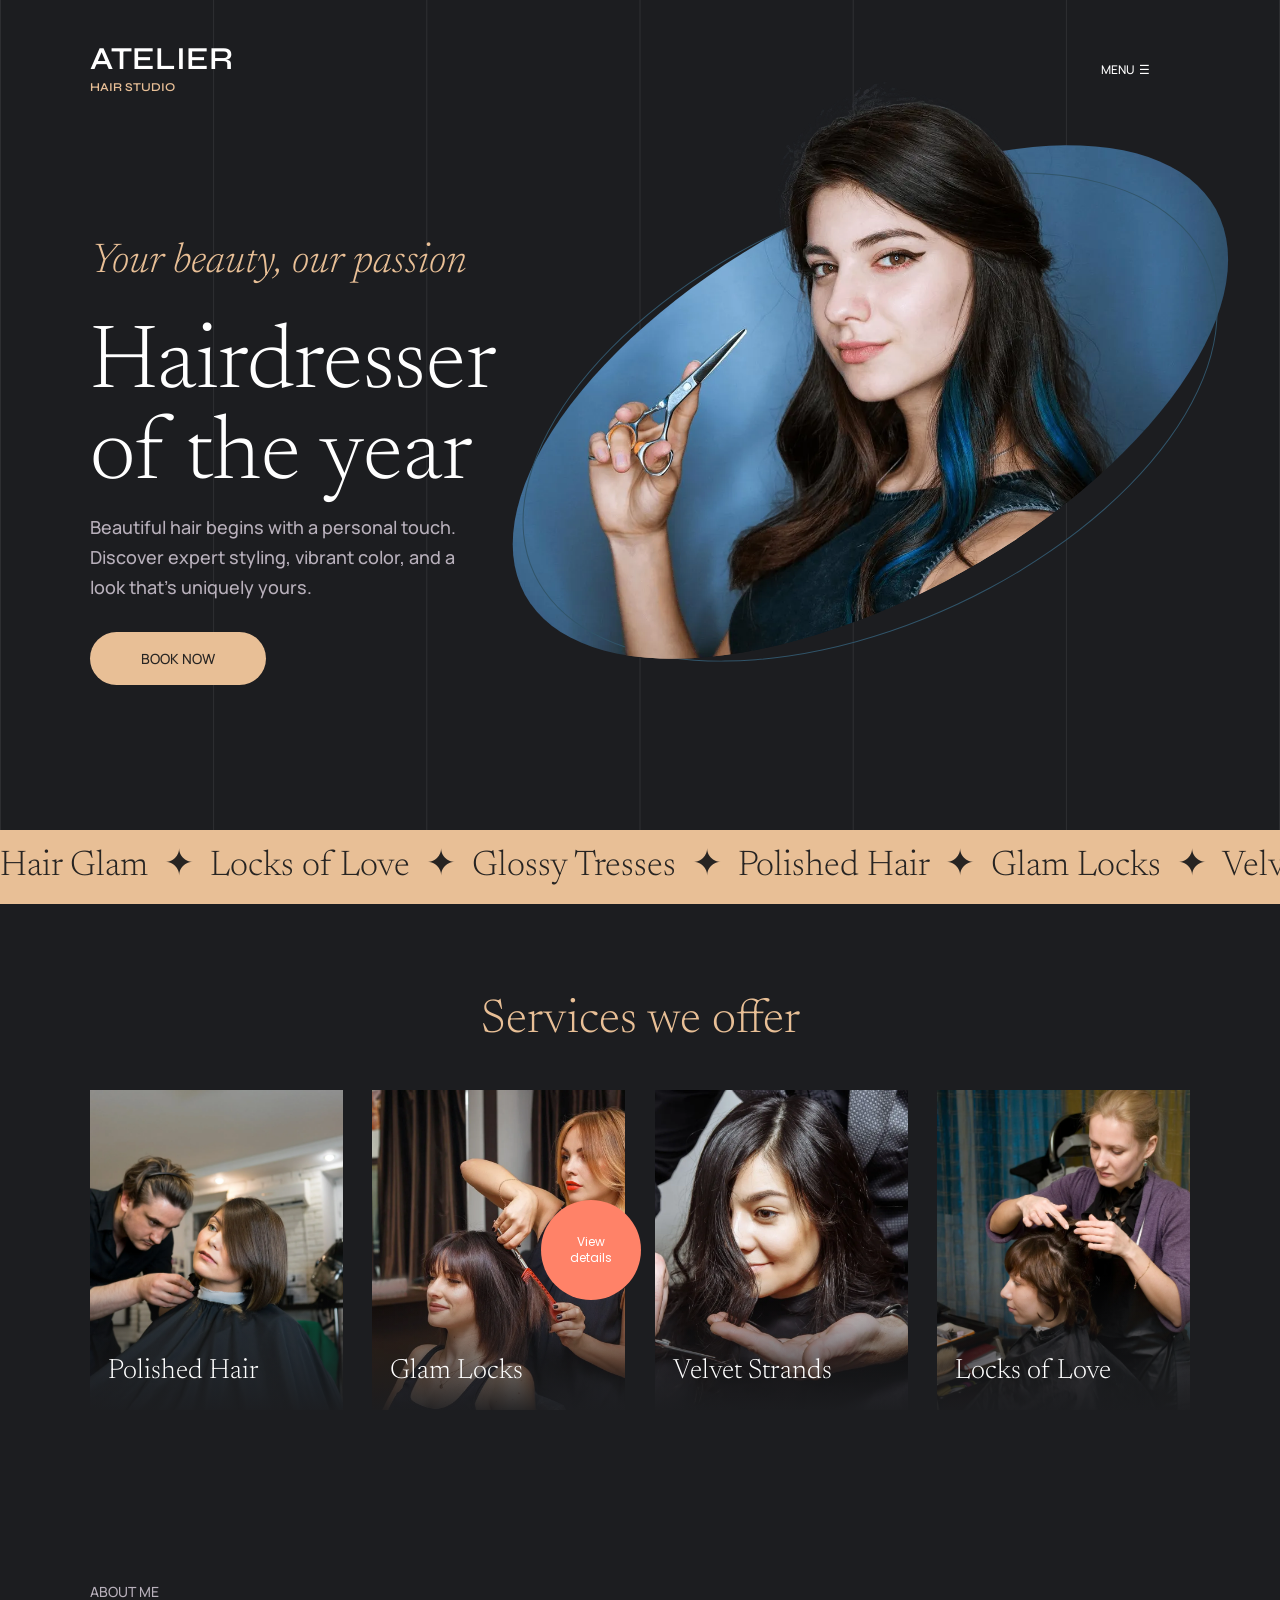
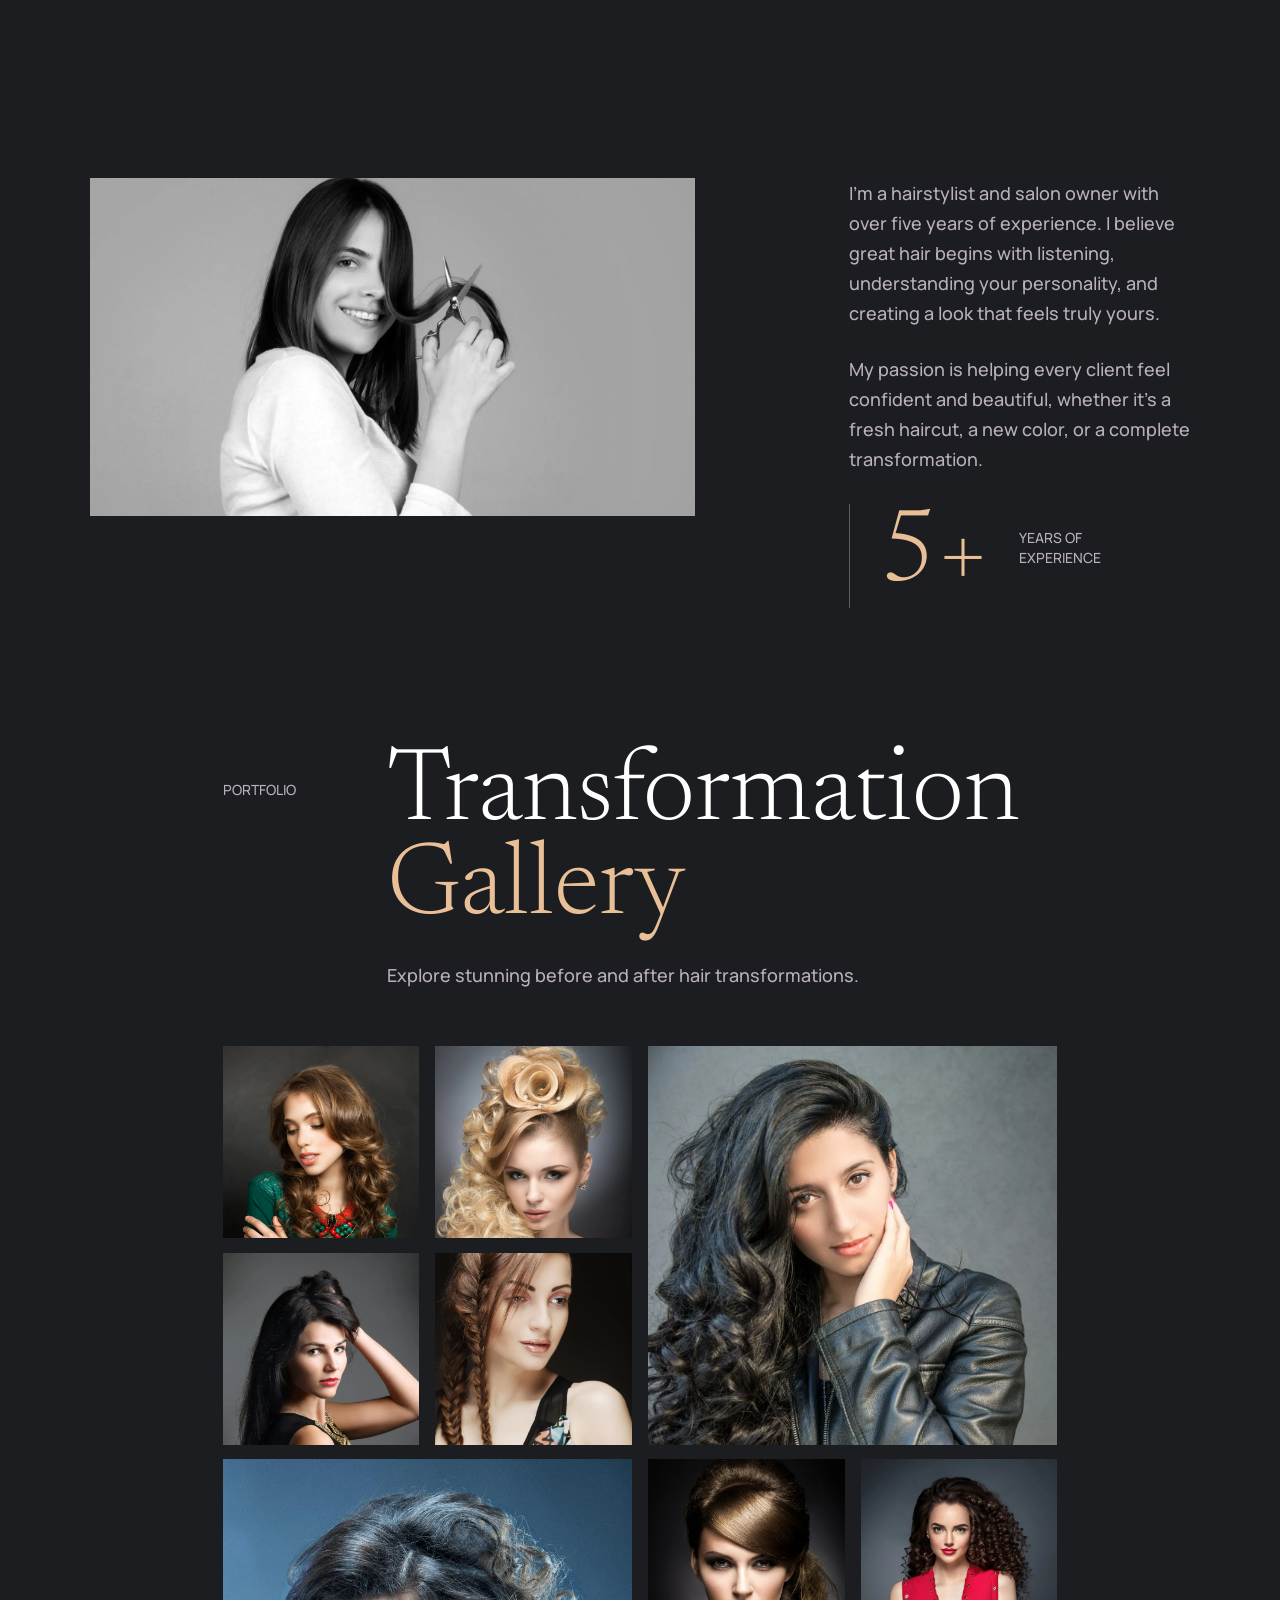
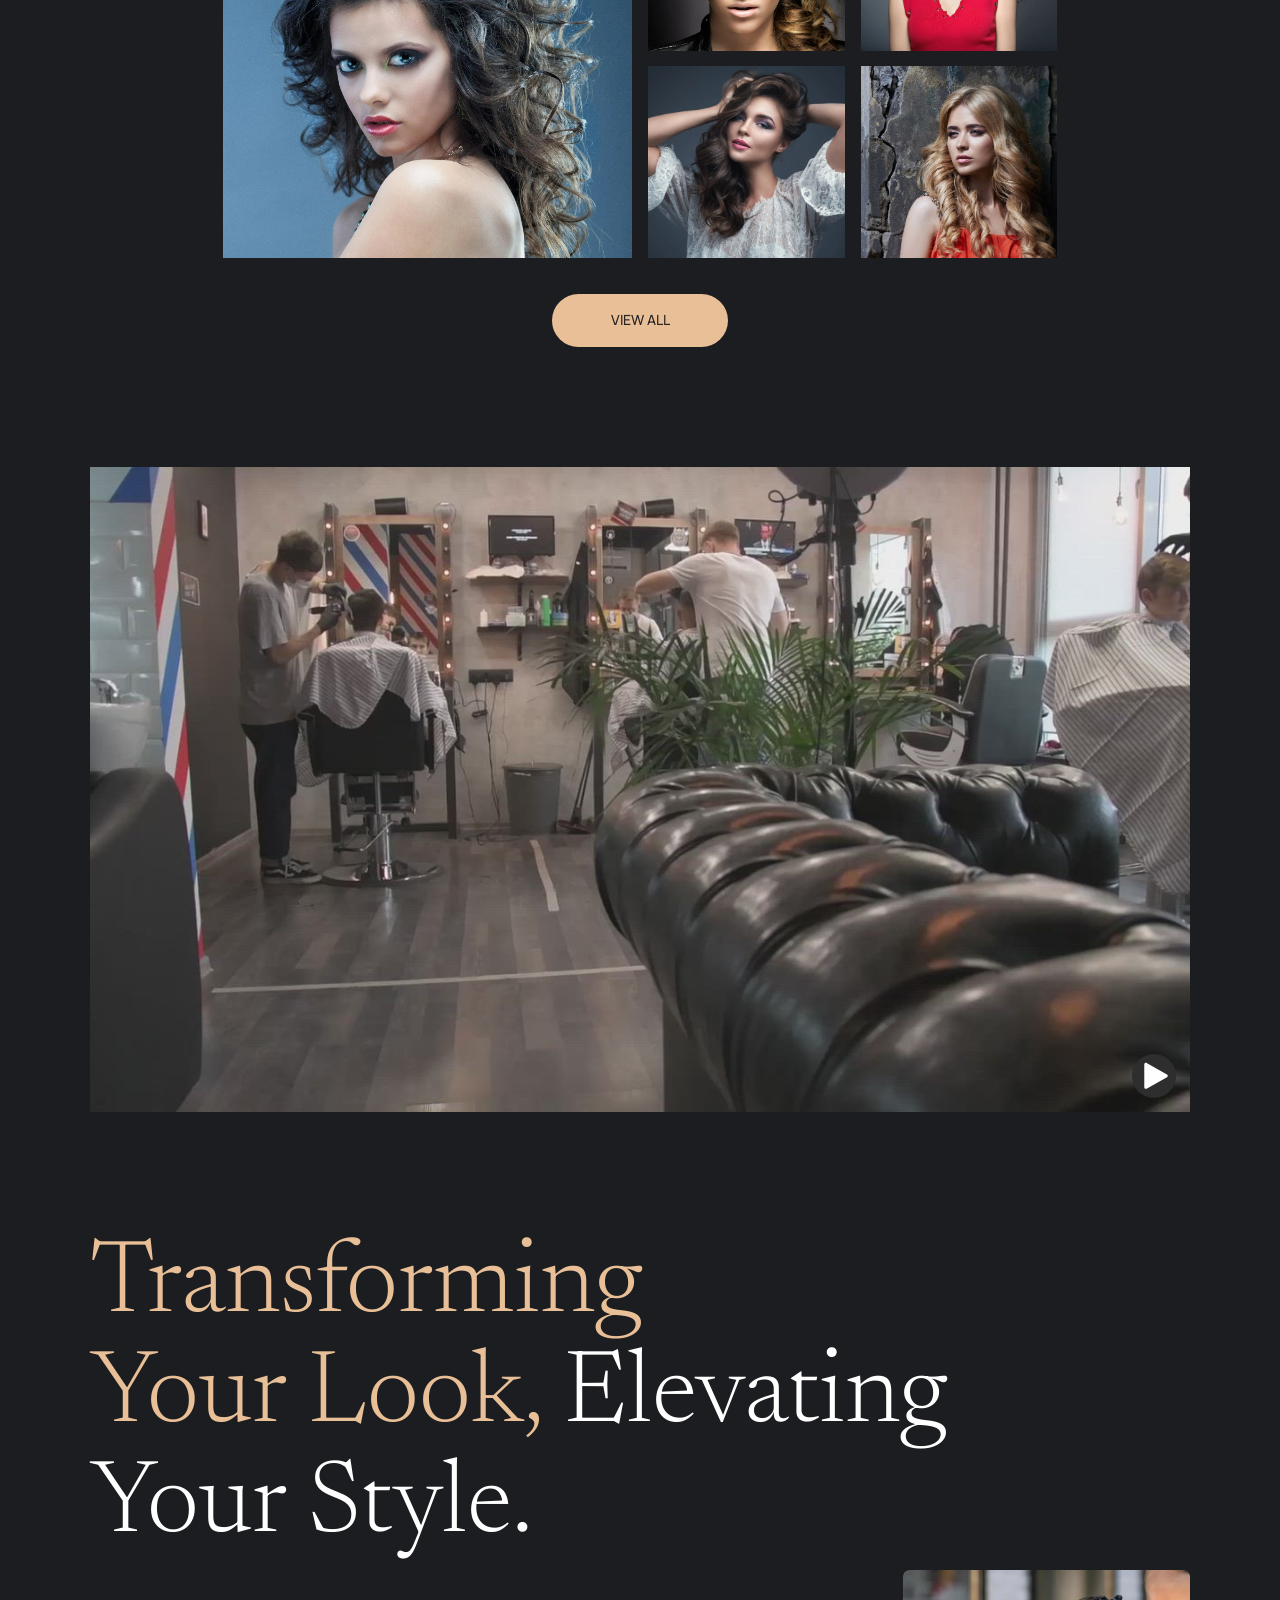
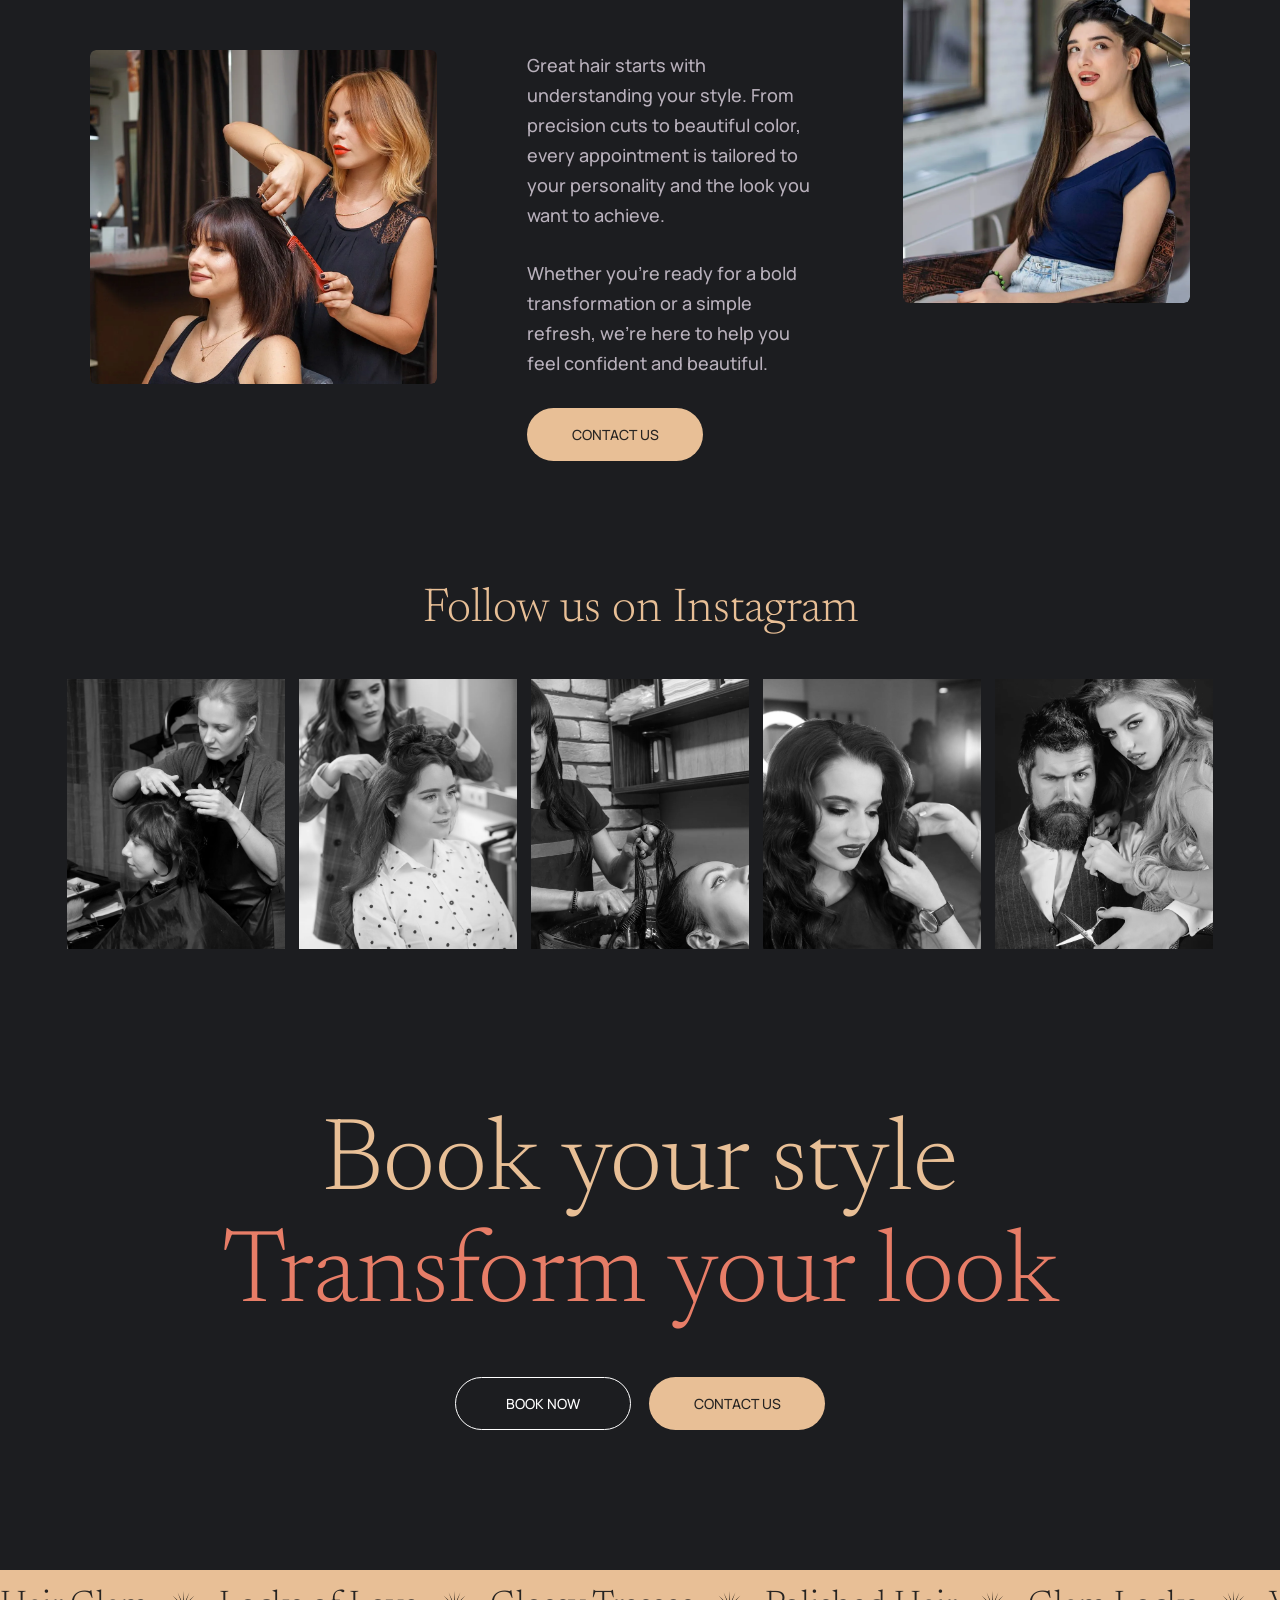
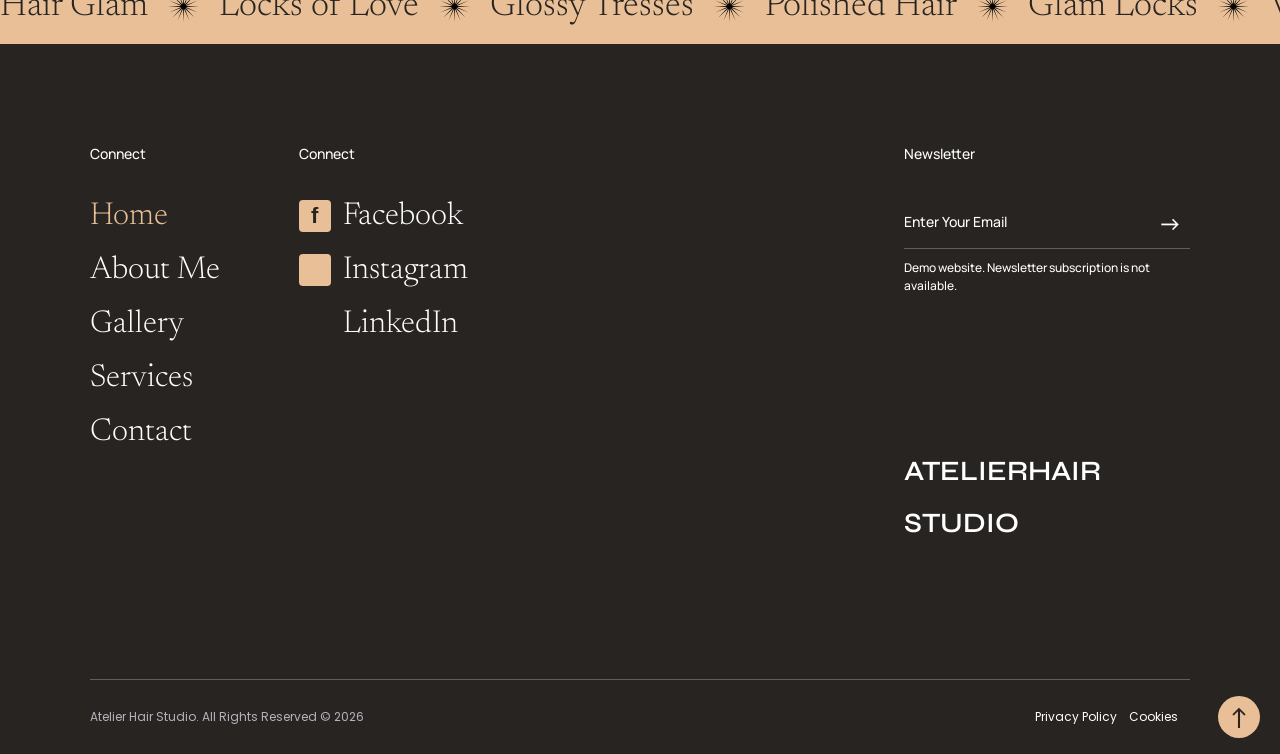
<file: index.html>
<!DOCTYPE html>
<!-- Handled by Exflow.site -->
<html data-wf-page="6adfbfdd0ecb2563be46e941" data-wf-site="6adfbfdc0ecb2563be46e93e" data-wf-status="1">
  <head>
    <meta charset="utf-8"/>
    <link href="https://cdn.prod.website-files.com" rel="preconnect" />
    <title>Atelier Hair Studio</title>
    <meta content="width=device-width, initial-scale=1" name="viewport"/>
    <meta content="Webflow" name="generator"/>
    <link href="css/hair-style-salon.webflow.shared.c4c198691.css" rel="stylesheet" type="text/css"  />
    <link href="css/hero-interactions.css" rel="stylesheet" type="text/css"/>
    <script type="text/javascript">!function(o,c){var n=c.documentElement,t=" w-mod-";n.className+=t+"js",("ontouchstart"in o||o.DocumentTouch&&c instanceof DocumentTouch)&&(n.className+=t+"touch")}(window,document);</script>
    <link href="images/favicon.png" rel="shortcut icon" type="image/x-icon"/>
    <link href="images/app-icon.png" rel="apple-touch-icon"/>
  </head>
  <body class="body">
    <div id="home" class="hero-section">
      <h1 class="hero-title"><span class="hero-title-underline">Hairdresser of the year</span></h1>
      <p class="hero-description">Beautiful hair begins with a personal touch. Discover expert styling, vibrant color, and a look that&#x27;s uniquely yours.</p>
      <button type="button" popovertarget="booking-demo" class="button-primary button-hover-beige"><span class="button-hover-label">BOOK NOW</span></button>
      <img src="images/hero-hairdresser.webp" loading="lazy" sizes="(max-width: 2000px) 100vw, 2000px" srcset="images/hero-hairdresser-p-500.webp 500w, images/hero-hairdresser-p-800.webp 800w, images/hero-hairdresser-p-1080.webp 1080w, images/hero-hairdresser-p-1600.webp 1600w, images/hero-hairdresser.webp 2000w" alt="" class="hero-portrait"/>
      <div class="hero-eyebrow">Your beauty, our passion</div>
      <div class="hero-oval"><img src="images/hero-background.webp" loading="lazy" sizes="(max-width: 2000px) 100vw, 2000px" srcset="images/hero-background-p-500.webp 500w, images/hero-background-p-800.webp 800w, images/hero-background-p-1080.webp 1080w, images/hero-background-p-1600.webp 1600w, images/hero-background.webp 2000w" alt="" class="hero-oval-image"/></div>
      <div class="site-logo">ATELIER<span class="hero-logo-subtitle">HAIR STUDIO</span></div>
      <div class="hero-ring"></div>
      <div data-hover="false" data-delay="0" class="site-menu w-dropdown">
        <div class="menu-trigger w-dropdown-toggle">
          <div class="menu-toggle">MENU  ☰</div>
        </div>
        <nav class="menu-list w-dropdown-list"><a href="#home" class="menu-panel w-dropdown-link"><span class="menu-link-label">Home</span></a><a href="#services" class="menu-panel w-dropdown-link"><span class="menu-link-label">Services</span></a><a href="#contact" class="menu-panel w-dropdown-link"><span class="menu-link-label">Contact</span></a></nav>
      </div>
    </div>
    <div class="services-ribbon">
      <div class="services-ribbon-text">Hair Glam  ✦  Locks of Love  ✦  Glossy Tresses  ✦  Polished Hair  ✦  Glam Locks  ✦  Velvet Strands</div>
    </div>
    <div id="services" class="services-section">
      <h2 class="services-heading"><span class="services-heading-underline">Services we offer</span></h2>
      <div class="services-cards">
        <div class="service-card">
          <div class="service-image-frame"><img src="images/service-polished.webp" loading="lazy" sizes="(max-width: 1333px) 100vw, 1333px" srcset="images/service-polished-p-500.webp 500w, images/service-polished-p-800.webp 800w, images/service-polished-p-1080.webp 1080w, images/service-polished.webp 1333w" alt="" class="service-image"/></div>
          <div class="service-caption">Polished Hair</div>
        </div>
        <div class="service-card">
          <div class="service-image-frame"><img src="images/service-glam.webp" loading="lazy" sizes="(max-width: 2000px) 100vw, 2000px" srcset="images/service-glam-p-500.webp 500w, images/service-glam-p-800.webp 800w, images/service-glam-p-1080.webp 1080w, images/service-glam-p-1600.webp 1600w, images/service-glam.webp 2000w" alt="" class="service-image"/></div>
          <div class="service-caption">Glam Locks</div>
          <div class="service-details-badge">View details</div>
        </div>
        <div class="service-card">
          <div class="service-image-frame"><img src="images/service-velvet.webp" loading="lazy" sizes="(max-width: 2000px) 100vw, 2000px" srcset="images/service-velvet-p-500.webp 500w, images/service-velvet-p-800.webp 800w, images/service-velvet-p-1080.webp 1080w, images/service-velvet-p-1600.webp 1600w, images/service-velvet.webp 2000w" alt="" class="service-image"/></div>
          <div class="service-caption">Velvet Strands</div>
        </div>
        <div class="service-card">
          <div class="service-image-frame"><img src="images/service-locks.webp" loading="lazy" sizes="(max-width: 1339px) 100vw, 1339px" srcset="images/service-locks-p-500.webp 500w, images/service-locks-p-800.webp 800w, images/service-locks-p-1080.webp 1080w, images/service-locks.webp 1339w" alt="" class="service-image"/></div>
          <div class="service-caption">Locks of Love</div>
        </div>
      </div>
    </div>
    <div id="about" class="about-section">
      <div class="about-header">
        <div class="about-eyebrow">ABOUT ME</div>
        <h2 class="about-heading">Michelle Pavlova</h2>
      </div>
      <div class="about-content">
        <img src="images/about-portrait.webp" loading="lazy" sizes="(max-width: 2000px) 100vw, 2000px" srcset="images/about-portrait-p-500.webp 500w, images/about-portrait-p-800.webp 800w, images/about-portrait-p-1080.webp 1080w, images/about-portrait-p-1600.webp 1600w, images/about-portrait.webp 2000w" alt="" class="about-portrait"/>
        <div class="about-copy">
          <p class="about-description">I&#x27;m a hairstylist and salon owner with over five years of experience. I believe great hair begins with listening, understanding your personality, and creating a look that feels truly yours.</p>
          <p class="about-description-secondary">My passion is helping every client feel confident and beautiful, whether it&#x27;s a fresh haircut, a new color, or a complete transformation.</p>
          <div class="about-experience">
            <div class="about-experience-number">5+</div>
            <div class="about-experience-label">YEARS OF EXPERIENCE</div>
          </div>
        </div>
      </div>
    </div>
    <div id="gallery" class="gallery-section">
      <div class="gallery-header">
        <div class="gallery-eyebrow">PORTFOLIO</div>
        <h2 class="gallery-heading">Transformation <span class="gallery-heading-accent">Gallery</span></h2>
        <p class="gallery-description">Explore stunning before and after hair transformations.</p>
      </div>
      <div class="gallery-mosaic">
        <div class="gallery-column-left">
          <div class="gallery-small-grid"><div class="gallery-small-image gallery-photo-frame"><img src="images/gallery-02.webp" loading="lazy" sizes="(max-width: 1333px) 100vw, 1333px" srcset="images/gallery-02-p-500.webp 500w, images/gallery-02-p-800.webp 800w, images/gallery-02-p-1080.webp 1080w, images/gallery-02.webp 1333w" alt="" class="gallery-small-image gallery-photo-image"/></div><div class="gallery-small-image gallery-photo-frame"><img src="images/gallery-01.webp" loading="lazy" sizes="(max-width: 1333px) 100vw, 1333px" srcset="images/gallery-01-p-500.webp 500w, images/gallery-01-p-800.webp 800w, images/gallery-01-p-1080.webp 1080w, images/gallery-01.webp 1333w" alt="" class="gallery-small-image gallery-photo-image"/></div><div class="gallery-small-image gallery-crop-center gallery-photo-frame"><img src="images/gallery-04.webp" loading="lazy" sizes="(max-width: 1333px) 100vw, 1333px" srcset="images/gallery-04-p-500.webp 500w, images/gallery-04-p-800.webp 800w, images/gallery-04-p-1080.webp 1080w, images/gallery-04.webp 1333w" alt="" class="gallery-small-image gallery-crop-center gallery-photo-image"/></div><div class="gallery-small-image gallery-crop-center gallery-photo-frame"><img src="images/gallery-06.webp" loading="lazy" sizes="(max-width: 1333px) 100vw, 1333px" srcset="images/gallery-06-p-500.webp 500w, images/gallery-06-p-800.webp 800w, images/gallery-06-p-1080.webp 1080w, images/gallery-06.webp 1333w" alt="" class="gallery-small-image gallery-crop-center gallery-photo-image"/></div></div>
          <div class="gallery-large-image gallery-photo-frame"><img src="images/gallery-08.webp" loading="lazy" sizes="(max-width: 1533px) 100vw, 1533px" srcset="images/gallery-08-p-500.webp 500w, images/gallery-08-p-800.webp 800w, images/gallery-08-p-1080.webp 1080w, images/gallery-08.webp 1533w" alt="" class="gallery-large-image gallery-photo-image"/></div>
        </div>
        <div class="gallery-column-right">
          <div class="gallery-feature-image gallery-photo-frame"><img src="images/gallery-03.webp" loading="lazy" sizes="(max-width: 2000px) 100vw, 2000px" srcset="images/gallery-03-p-500.webp 500w, images/gallery-03-p-800.webp 800w, images/gallery-03-p-1080.webp 1080w, images/gallery-03-p-1600.webp 1600w, images/gallery-03.webp 2000w" alt="" class="gallery-feature-image gallery-photo-image"/></div>
          <div class="gallery-small-grid"><div class="gallery-small-image gallery-photo-frame"><img src="images/gallery-05.webp" loading="lazy" sizes="(max-width: 1333px) 100vw, 1333px" srcset="images/gallery-05-p-500.webp 500w, images/gallery-05-p-800.webp 800w, images/gallery-05-p-1080.webp 1080w, images/gallery-05.webp 1333w" alt="" class="gallery-small-image gallery-photo-image"/></div><div class="gallery-small-image gallery-photo-frame"><img src="images/gallery-07.webp" loading="lazy" sizes="(max-width: 2000px) 100vw, 2000px" srcset="images/gallery-07-p-500.webp 500w, images/gallery-07-p-800.webp 800w, images/gallery-07-p-1080.webp 1080w, images/gallery-07-p-1600.webp 1600w, images/gallery-07.webp 2000w" alt="" class="gallery-small-image gallery-photo-image"/></div><div class="gallery-small-image gallery-photo-frame"><img src="images/gallery-10.webp" loading="lazy" sizes="(max-width: 2000px) 100vw, 2000px" srcset="images/gallery-10-p-500.webp 500w, images/gallery-10-p-800.webp 800w, images/gallery-10-p-1080.webp 1080w, images/gallery-10-p-1600.webp 1600w, images/gallery-10.webp 2000w" alt="" class="gallery-small-image gallery-photo-image"/></div><div class="gallery-small-image gallery-photo-frame"><img src="images/gallery-09.webp" loading="lazy" sizes="(max-width: 2000px) 100vw, 2000px" srcset="images/gallery-09-p-500.webp 500w, images/gallery-09-p-800.webp 800w, images/gallery-09-p-1080.webp 1080w, images/gallery-09-p-1600.webp 1600w, images/gallery-09.webp 2000w" alt="" class="gallery-small-image gallery-photo-image"/></div></div>
        </div>
      </div>
      <a href="#home" class="gallery-button w-button button-hover-beige"><span class="button-hover-label">VIEW ALL</span></a>
    </div>
    <div class="video-section">
      <div data-poster-url="images/haircut_poster.0000000.jpg" data-video-urls="images/haircut_mp4.mp4,images/haircut_webm.webm" data-autoplay="false" data-loop="true" data-wf-ignore="true" class="salon-video w-background-video w-background-video-atom">
        <video id="7b755da1-7efa-6071-d401-7325c0b4fb4e-video" style="background-image:url(&quot;images/haircut_poster.0000000.jpg&quot;)" loop="" muted="" playsinline="" data-wf-ignore="true" data-object-fit="cover"><source src="images/haircut_mp4.mp4" data-wf-ignore="true"/><source src="images/haircut_webm.webm" data-wf-ignore="true"/></video>
        <noscript>
          <style>
  [data-wf-bgvideo-fallback-img] {
    display: none;
  }
  @media (prefers-reduced-motion: reduce) {
    [data-wf-bgvideo-fallback-img] {
      position: absolute;
      z-index: -100;
      display: inline-block;
      height: 100%;
      width: 100%;
      object-fit: cover;
    }
  }</style>
          <img data-wf-bgvideo-fallback-img="true" src="images/haircut_poster.0000000.jpg" alt=""/>
        </noscript>
        <div aria-live="polite"><button type="button" data-w-bg-video-control="true" aria-controls="7b755da1-7efa-6071-d401-7325c0b4fb4e-video" class="w-backgroundvideo-backgroundvideoplaypausebutton w-background-video--control"><span><img src="images/pause.svg" loading="lazy" alt="Pause video" class="salon-video-control"/></span><span hidden=""><img loading="lazy" alt="Play video" src="images/play-24.svg"/></span></button></div>
      </div>
    </div>
    <div class="style-section">
      <h2 class="style-heading"><span class="style-heading-first-line"><span class="style-heading-underline">Transforming</span></span><span class="style-heading-underline"><span class="style-heading-accent"> Your Look,</span> Elevating Your Style.</span></h2>
      <div class="style-content">
        <div class="style-salon-image style-photo-frame"><img src="images/service-glam.webp" loading="lazy" sizes="(max-width: 2000px) 100vw, 2000px" srcset="images/service-glam-p-500.webp 500w, images/service-glam-p-800.webp 800w, images/service-glam-p-1080.webp 1080w, images/service-glam-p-1600.webp 1600w, images/service-glam.webp 2000w" alt="" class="style-salon-image style-photo-image"/></div>
        <div class="style-copy">
          <p class="style-description">Great hair starts with understanding your style. From precision cuts to beautiful color, every appointment is tailored to your personality and the look you want to achieve.</p>
          <p class="style-description-secondary">Whether you&#x27;re ready for a bold transformation or a simple refresh, we&#x27;re here to help you feel confident and beautiful.</p>
          <button type="button" popovertarget="booking-demo" class="style-contact-button button-hover-beige"><span class="button-hover-label">CONTACT US</span></button>
        </div>
        <div class="style-portrait-image style-photo-frame"><img src="images/style-portrait.webp" loading="lazy" sizes="(max-width: 2000px) 100vw, 2000px" srcset="images/style-portrait-p-500.webp 500w, images/style-portrait-p-800.webp 800w, images/style-portrait-p-1080.webp 1080w, images/style-portrait-p-1600.webp 1600w, images/style-portrait.webp 2000w" alt="" class="style-portrait-image style-photo-image"/></div>
      </div>
    </div>
    <div class="instagram-section">
      <h2 class="instagram-heading"><span class="instagram-heading-label">Follow us on Instagram</span></h2>
      <div class="instagram-feed"><img src="images/service-locks.webp" loading="lazy" sizes="(max-width: 1339px) 100vw, 1339px" srcset="images/service-locks-p-500.webp 500w, images/service-locks-p-800.webp 800w, images/service-locks-p-1080.webp 1080w, images/service-locks.webp 1339w" alt="" class="instagram-image"/><img src="images/instagram-05.webp" loading="lazy" sizes="(max-width: 1333px) 100vw, 1333px" srcset="images/instagram-05-p-500.webp 500w, images/instagram-05-p-800.webp 800w, images/instagram-05-p-1080.webp 1080w, images/instagram-05.webp 1333w" alt="" class="instagram-image"/><img src="images/instagram-03.webp" loading="lazy" sizes="(max-width: 2000px) 100vw, 2000px" srcset="images/instagram-03-p-500.webp 500w, images/instagram-03-p-800.webp 800w, images/instagram-03-p-1080.webp 1080w, images/instagram-03-p-1600.webp 1600w, images/instagram-03.webp 2000w" alt="" class="instagram-image"/><img src="images/instagram-04.webp" loading="lazy" sizes="(max-width: 1335px) 100vw, 1335px" srcset="images/instagram-04-p-500.webp 500w, images/instagram-04-p-800.webp 800w, images/instagram-04-p-1080.webp 1080w, images/instagram-04.webp 1335w" alt="" class="instagram-image"/><img src="images/instagram-02.webp" loading="lazy" sizes="(max-width: 1335px) 100vw, 1335px" srcset="images/instagram-02-p-500.webp 500w, images/instagram-02-p-800.webp 800w, images/instagram-02-p-1080.webp 1080w, images/instagram-02.webp 1335w" alt="" class="instagram-image"/></div>
    </div>
    <div class="booking-section">
      <h2 class="booking-heading">Book your style <span class="booking-heading-accent">Transform your look</span></h2>
      <div class="booking-actions"><button type="button" popovertarget="booking-demo" class="booking-book-button button-hover-white"><span class="button-hover-label">BOOK NOW</span></button><button type="button" popovertarget="booking-demo" class="booking-contact-button button-hover-beige"><span class="button-hover-label">CONTACT US</span></button></div>
    </div>
    <div class="footer-ribbon">
      <div class="footer-ribbon-track">
        <div class="footer-ribbon-label">Hair Glam</div>
        <img src="images/icon-07.svg" loading="lazy" alt="" class="footer-ribbon-star"/>
        <div class="footer-ribbon-label">Locks of Love</div>
        <img src="images/icon-07.svg" loading="lazy" alt="" class="footer-ribbon-star"/>
        <div class="footer-ribbon-label">Glossy Tresses</div>
        <img src="images/icon-07.svg" loading="lazy" alt="" class="footer-ribbon-star"/>
        <div class="footer-ribbon-label">Polished Hair</div>
        <img src="images/icon-07.svg" loading="lazy" alt="" class="footer-ribbon-star"/>
        <div class="footer-ribbon-label">Glam Locks</div>
        <img src="images/icon-07.svg" loading="lazy" alt="" class="footer-ribbon-star"/>
        <div class="footer-ribbon-label">Velvet Strands</div>
      </div>
    </div>
    <footer id="contact" class="site-footer">
      <div class="footer-main">
        <div class="footer-navigation">
          <div class="footer-column-label">Connect</div>
          <a href="#home" class="footer-nav-link footer-nav-home">Home</a>
          <a href="#about" class="footer-nav-link">About Me</a>
          <a href="#gallery" class="footer-nav-link">Gallery</a>
          <a href="#services" class="footer-nav-link">Services</a>
          <a href="#contact" class="footer-nav-link">Contact</a>
        </div>
        <div class="footer-social">
          <div class="footer-column-label">Connect</div>
          <div class="footer-social-row">
            <div class="footer-facebook-icon">f</div>
            <a href="https://www.facebook.com/" class="footer-social-link"><span class="footer-link-label">Facebook</span></a>
          </div>
          <div class="footer-social-row">
            <div class="footer-instagram-icon"><img src="images/icon-14.svg" loading="lazy" alt="" class="footer-instagram-symbol"/></div>
            <a href="https://www.instagram.com/" class="footer-social-link"><span class="footer-link-label">Instagram</span></a>
          </div>
          <div class="footer-social-row"><img src="images/icon-12.svg" loading="lazy" alt="" class="footer-linkedin-icon"/><a href="https://www.linkedin.com/" class="footer-social-link"><span class="footer-link-label">LinkedIn</span></a></div>
        </div>
        <div class="footer-newsletter">
          <div class="footer-newsletter-label">Newsletter</div>
          <div class="footer-newsletter-form">
            <div aria-label="Email — demo newsletter unavailable" aria-describedby="newsletter-demo-note" role="group" aria-disabled="true" class="footer-email-input"><button type="button" disabled="" aria-label="Newsletter subscription unavailable in this demo" class="footer-email-submit">→</button><span>Enter Your Email</span></div>
            <p id="newsletter-demo-note" class="footer-newsletter-demo-note">Demo website. Newsletter subscription is not available.</p>
          </div>
          <div class="footer-logo">ATELIERHAIR STUDIO</div>
        </div>
      </div>
      <div class="footer-bottom">
        <div class="footer-copyright">Atelier Hair Studio. All Rights Reserved © 2026</div>
        <div class="footer-privacy"><a href="privacy-policy.html" class="footer-policy-link"><span class="footer-link-label">Privacy Policy</span></a><a href="#" class="footer-policy-link"><span class="footer-link-label">Cookies</span></a></div>
        <a aria-label="Back to top" href="#home" class="footer-back-top button-hover-beige"><span class="button-hover-label">↑</span></a>
      </div>
    </footer>
    <div id="booking-demo" role="dialog" aria-label="Demo WhatsApp booking" popover="auto" class="booking-demo-dialog">
      <h2 class="booking-demo-title">Let’s talk about your next look</h2>
      <p class="booking-demo-description">This is a demo website. WhatsApp booking is not available.<button type="button" disabled="" class="booking-demo-disabled">Chat on WhatsApp</button></p>
      <button type="button" popovertarget="booking-demo" popovertargetaction="hide" class="booking-demo-close">Close ×</button>
    </div>
    <script src="js/jquery.js?site=6adfbfdc0ecb2563be46e93e" type="text/javascript"  ></script>
    <script src="js/webflow.schunk.7321a5097fb66f41.js" type="text/javascript"  ></script>
    <script src="js/webflow-script.js" type="text/javascript"  ></script>
    <script src="js/about-name-reveal.js" defer></script>
  </body>
</html>
</file>
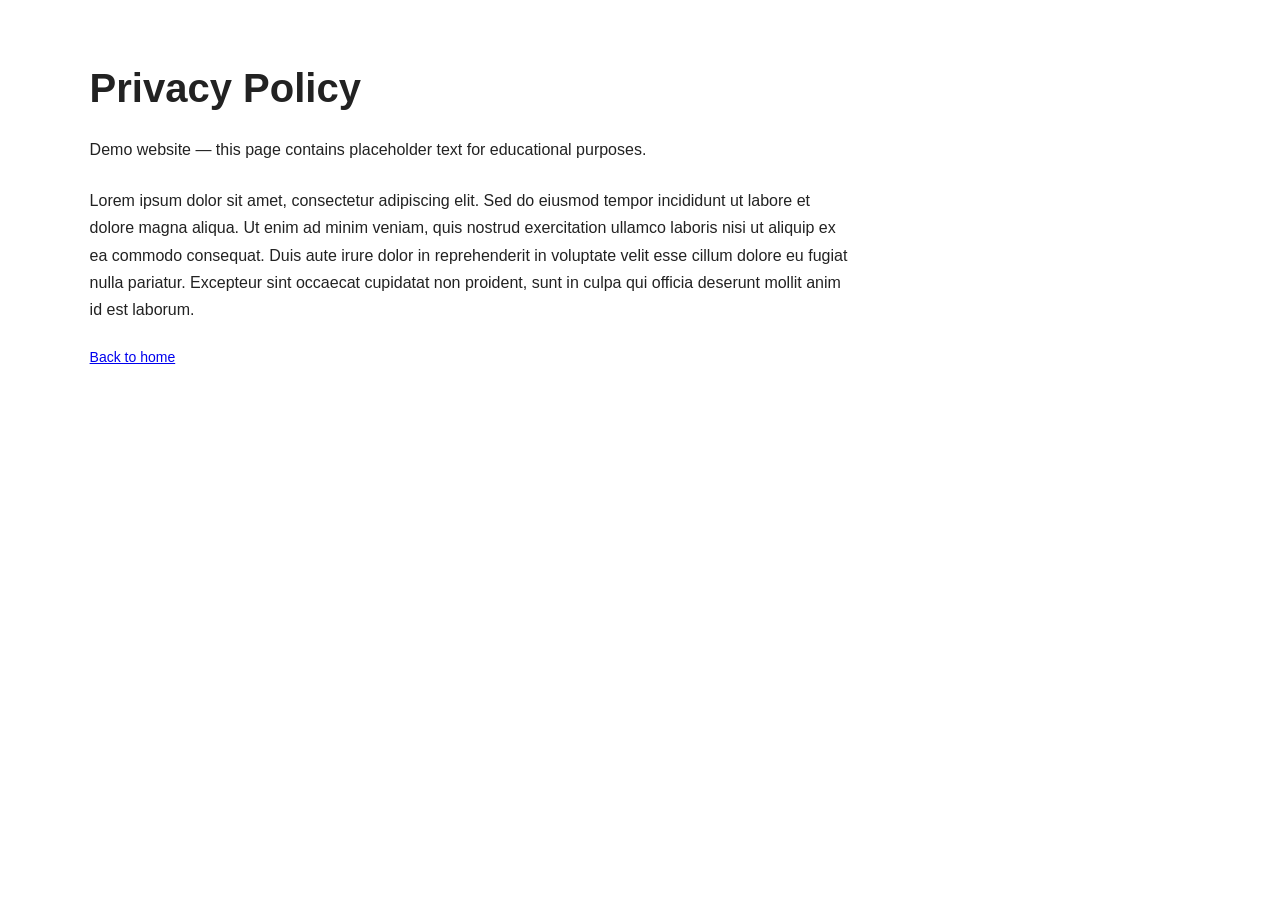
<file: privacy-policy.html>
<!DOCTYPE html>
<!-- Handled by Exflow.site -->
<html data-wf-page="6ae111879260971b01e66fe5" data-wf-site="6adfbfdc0ecb2563be46e93e" data-wf-status="1">
  <head>
    <meta charset="utf-8"/>
    <link href="https://cdn.prod.website-files.com" rel="preconnect" />
    <title>Atelier Hair Studio</title>
    <meta content="Privacy Policy" property="og:title"/>
    <meta content="Privacy Policy" name="twitter:title"/>
    <meta content="width=device-width, initial-scale=1" name="viewport"/>
    <meta content="Webflow" name="generator"/>
    <link href="css/hair-style-salon.webflow.shared.c4c198691.css" rel="stylesheet" type="text/css"  />
    <script type="text/javascript">!function(o,c){var n=c.documentElement,t=" w-mod-";n.className+=t+"js",("ontouchstart"in o||o.DocumentTouch&&c instanceof DocumentTouch)&&(n.className+=t+"touch")}(window,document);</script>
    <link href="images/favicon.png" rel="shortcut icon" type="image/x-icon"/>
    <link href="images/app-icon.png" rel="apple-touch-icon"/>
  </head>
  <body>
    <main class="privacy-page">
      <h1 class="privacy-title">Privacy Policy</h1>
      <p class="privacy-copy">Demo website — this page contains placeholder text for educational purposes.</p>
      <p class="privacy-copy">Lorem ipsum dolor sit amet, consectetur adipiscing elit. Sed do eiusmod tempor incididunt ut labore et dolore magna aliqua. Ut enim ad minim veniam, quis nostrud exercitation ullamco laboris nisi ut aliquip ex ea commodo consequat. Duis aute irure dolor in reprehenderit in voluptate velit esse cillum dolore eu fugiat nulla pariatur. Excepteur sint occaecat cupidatat non proident, sunt in culpa qui officia deserunt mollit anim id est laborum.</p>
      <a href="index.html">Back to home</a>
    </main>
    <script src="js/jquery.js?site=6adfbfdc0ecb2563be46e93e" type="text/javascript"  ></script>
    <script src="js/webflow.schunk.7321a5097fb66f41.js" type="text/javascript"  ></script>
    <script src="js/webflow-script-1.js" type="text/javascript"  ></script>
  </body>
</html>
</file>
<file: css/hair-style-salon.webflow.shared.c4c198691.css>
html {
  -webkit-text-size-adjust: 100%;
  -ms-text-size-adjust: 100%;
  font-family: sans-serif;
}

body {
  margin: 0;
}

article, aside, details, figcaption, figure, footer, header, hgroup, main, menu, nav, section, summary {
  display: block;
}

audio, canvas, progress, video {
  vertical-align: baseline;
  display: inline-block;
}

audio:not([controls]) {
  height: 0;
  display: none;
}

[hidden], template {
  display: none;
}

a {
  background-color: #0000;
}

a:active, a:hover {
  outline: 0;
}

abbr[title] {
  border-bottom: 1px dotted;
}

b, strong {
  font-weight: bold;
}

dfn {
  font-style: italic;
}

h1 {
  margin: .67em 0;
  font-size: 2em;
}

mark {
  color: #000;
  background: #ff0;
}

small {
  font-size: 80%;
}

sub, sup {
  vertical-align: baseline;
  font-size: 75%;
  line-height: 0;
  position: relative;
}

sup {
  top: -.5em;
}

sub {
  bottom: -.25em;
}

img {
  border: 0;
}

svg:not(:root) {
  overflow: hidden;
}

hr {
  box-sizing: content-box;
  height: 0;
}

pre {
  overflow: auto;
}

code, kbd, pre, samp {
  font-family: monospace;
  font-size: 1em;
}

button, input, optgroup, select, textarea {
  color: inherit;
  font: inherit;
  margin: 0;
}

button {
  overflow: visible;
}

button, select {
  text-transform: none;
}

button, html input[type="button"], input[type="reset"] {
  -webkit-appearance: button;
  cursor: pointer;
}

button[disabled], html input[disabled] {
  cursor: default;
}

button::-moz-focus-inner, input::-moz-focus-inner {
  border: 0;
  padding: 0;
}

input {
  line-height: normal;
}

input[type="checkbox"], input[type="radio"] {
  box-sizing: border-box;
  padding: 0;
}

input[type="number"]::-webkit-inner-spin-button, input[type="number"]::-webkit-outer-spin-button {
  height: auto;
}

input[type="search"] {
  -webkit-appearance: none;
}

input[type="search"]::-webkit-search-cancel-button, input[type="search"]::-webkit-search-decoration {
  -webkit-appearance: none;
}

legend {
  border: 0;
  padding: 0;
}

textarea {
  overflow: auto;
}

optgroup {
  font-weight: bold;
}

table {
  border-collapse: collapse;
  border-spacing: 0;
}

td, th {
  padding: 0;
}

@font-face {
  font-family: webflow-icons;
  src: url("[data-uri]") format("truetype");
  font-weight: normal;
  font-style: normal;
}

[class^="w-icon-"], [class*=" w-icon-"] {
  speak: none;
  font-variant: normal;
  text-transform: none;
  -webkit-font-smoothing: antialiased;
  -moz-osx-font-smoothing: grayscale;
  font-style: normal;
  font-weight: normal;
  line-height: 1;
  font-family: webflow-icons !important;
}

.w-icon-slider-right:before {
  content: "";
}

.w-icon-slider-left:before {
  content: "";
}

.w-icon-nav-menu:before {
  content: "";
}

.w-icon-arrow-down:before, .w-icon-dropdown-toggle:before {
  content: "";
}

.w-icon-file-upload-remove:before {
  content: "";
}

.w-icon-file-upload-icon:before {
  content: "";
}

* {
  box-sizing: border-box;
}

html {
  height: 100%;
}

body {
  color: #333;
  background-color: #fff;
  min-height: 100%;
  margin: 0;
  font-family: Arial, sans-serif;
  font-size: 14px;
  line-height: 20px;
}

img {
  vertical-align: middle;
  max-width: 100%;
  display: inline-block;
}

html.w-mod-touch * {
  background-attachment: scroll !important;
}

.w-block {
  display: block;
}

.w-inline-block {
  max-width: 100%;
  display: inline-block;
}

.w-clearfix:before, .w-clearfix:after {
  content: " ";
  grid-area: 1 / 1 / 2 / 2;
  display: table;
}

.w-clearfix:after {
  clear: both;
}

.w-hidden {
  display: none;
}

.w-button {
  color: #fff;
  line-height: inherit;
  cursor: pointer;
  background-color: #3898ec;
  border: 0;
  border-radius: 0;
  padding: 9px 15px;
  text-decoration: none;
  display: inline-block;
}

input.w-button {
  -webkit-appearance: button;
}

:where(button.w-popover-trigger), :where(button.w-modal-trigger) {
  color: inherit;
  cursor: pointer;
  font: inherit;
  line-height: inherit;
  text-align: inherit;
  -webkit-text-decoration: inherit;
  text-decoration: inherit;
  background-color: #0000;
  border: 0;
  margin: 0;
  padding: 0;
}

:where(.w-popover) {
  position-anchor: auto;
  position-area: top;
}

:where(.w-popover[data-w-popover-backdrop-animated], .w-modal[data-w-popover-backdrop-animated])::backdrop {
  animation: var(--w-backdrop-animation, none);
}

:where(.w-popover, .w-modal) {
  --w-backdrop-animation: initial;
}

.w-popover-mask {
  opacity: 0 !important;
  clip-path: none !important;
  pointer-events: auto !important;
  border: 0 !important;
  width: auto !important;
  max-width: none !important;
  height: auto !important;
  max-height: none !important;
  margin: 0 !important;
  padding: 0 !important;
  position: fixed !important;
  inset: 0 !important;
  transform: none !important;
}

.w-popover-mask[popover] {
  translate: none !important;
  rotate: none !important;
  scale: none !important;
}

.w-popover-mask::backdrop {
  display: none !important;
}

.w-popover-mask:not(:popover-open) {
  display: none !important;
}

@supports not selector(:popover-open) {
  .w-popover-mask {
    display: none !important;
  }
}

.w-popover[popover]:not(:popover-open) {
  display: none;
}

.w-modal:not([open]):not([popover]) {
  display: none;
}

.w-modal[popover]:not(:popover-open) {
  display: none;
}

:where(.w-modal[data-w-modal-lock-scroll]) {
  overscroll-behavior: contain;
}

html[data-w-dynpage] [data-w-cloak] {
  color: #0000 !important;
}

.w-code-block {
  margin: unset;
}

pre.w-code-block code {
  all: inherit;
}

pre.w-code-block code > span {
  display: block !important;
}

.w-optimization {
  display: contents;
}

.w-webflow-badge, .w-webflow-badge > img {
  box-sizing: unset;
  width: unset;
  height: unset;
  max-height: unset;
  max-width: unset;
  min-height: unset;
  min-width: unset;
  margin: unset;
  padding: unset;
  float: unset;
  clear: unset;
  border: unset;
  border-radius: unset;
  background: unset;
  background-image: unset;
  background-position: unset;
  background-size: unset;
  background-repeat: unset;
  background-origin: unset;
  background-clip: unset;
  background-attachment: unset;
  background-color: unset;
  box-shadow: unset;
  transform: unset;
  direction: unset;
  font-family: unset;
  font-weight: unset;
  color: unset;
  font-size: unset;
  line-height: unset;
  font-style: unset;
  font-variant: unset;
  text-align: unset;
  letter-spacing: unset;
  -webkit-text-decoration: unset;
  text-decoration: unset;
  text-indent: unset;
  text-transform: unset;
  list-style-type: unset;
  text-shadow: unset;
  vertical-align: unset;
  cursor: unset;
  white-space: unset;
  word-break: unset;
  word-spacing: unset;
  word-wrap: unset;
  transition: unset;
}

.w-webflow-badge {
  white-space: nowrap;
  cursor: pointer;
  box-shadow: 0 0 0 1px #0000001a, 0 1px 3px #0000001a;
  visibility: visible !important;
  opacity: 1 !important;
  z-index: 2147483647 !important;
  color: #aaadb0 !important;
  width: auto !important;
  height: auto !important;
  overflow: unset !important;
  background-color: #fff !important;
  border-radius: 3px !important;
  margin: 0 !important;
  padding: 6px !important;
  font-size: 12px !important;
  line-height: 14px !important;
  text-decoration: none !important;
  display: inline-block !important;
  position: fixed !important;
  inset: auto 12px 12px auto !important;
  transform: none !important;
}

.w-webflow-badge > img {
  position: unset;
  visibility: unset !important;
  opacity: 1 !important;
  vertical-align: middle !important;
  display: inline-block !important;
}

h1, h2, h3, h4, h5, h6 {
  margin-bottom: 10px;
  font-weight: bold;
}

h1 {
  margin-top: 20px;
  font-size: 38px;
  line-height: 44px;
}

h2 {
  margin-top: 20px;
  font-size: 32px;
  line-height: 36px;
}

h3 {
  margin-top: 20px;
  font-size: 24px;
  line-height: 30px;
}

h4 {
  margin-top: 10px;
  font-size: 18px;
  line-height: 24px;
}

h5 {
  margin-top: 10px;
  font-size: 14px;
  line-height: 20px;
}

h6 {
  margin-top: 10px;
  font-size: 12px;
  line-height: 18px;
}

p {
  margin-top: 0;
  margin-bottom: 10px;
}

blockquote {
  border-left: 5px solid #e2e2e2;
  margin: 0 0 10px;
  padding: 10px 20px;
  font-size: 18px;
  line-height: 22px;
}

figure {
  margin: 0 0 10px;
}

figcaption {
  text-align: center;
  margin-top: 5px;
}

ul, ol {
  margin-top: 0;
  margin-bottom: 10px;
  padding-left: 40px;
}

.w-list-unstyled {
  padding-left: 0;
  list-style: none;
}

.w-embed:before, .w-embed:after {
  content: " ";
  grid-area: 1 / 1 / 2 / 2;
  display: table;
}

.w-embed:after {
  clear: both;
}

.w-video {
  width: 100%;
  padding: 0;
  position: relative;
}

.w-video iframe, .w-video object, .w-video embed {
  border: none;
  width: 100%;
  height: 100%;
  position: absolute;
  top: 0;
  left: 0;
}

fieldset {
  border: 0;
  margin: 0;
  padding: 0;
}

button, [type="button"], [type="reset"] {
  cursor: pointer;
  -webkit-appearance: button;
  border: 0;
}

.w-form {
  margin: 0 0 15px;
}

.w-form-done {
  text-align: center;
  background-color: #ddd;
  padding: 20px;
  display: none;
}

.w-form-fail {
  background-color: #ffdede;
  margin-top: 10px;
  padding: 10px;
  display: none;
}

label {
  margin-bottom: 5px;
  font-weight: bold;
  display: block;
}

.w-input, .w-select {
  color: #333;
  vertical-align: middle;
  background-color: #fff;
  border: 1px solid #ccc;
  width: 100%;
  height: 38px;
  margin-bottom: 10px;
  padding: 8px 12px;
  font-size: 14px;
  line-height: 1.42857;
  display: block;
}

.w-input::placeholder, .w-select::placeholder {
  color: #999;
}

.w-input:focus, .w-select:focus {
  border-color: #3898ec;
  outline: 0;
}

.w-input[disabled], .w-select[disabled], .w-input[readonly], .w-select[readonly], fieldset[disabled] .w-input, fieldset[disabled] .w-select {
  cursor: not-allowed;
}

.w-input[disabled]:not(.w-input-disabled), .w-select[disabled]:not(.w-input-disabled), .w-input[readonly], .w-select[readonly], fieldset[disabled]:not(.w-input-disabled) .w-input, fieldset[disabled]:not(.w-input-disabled) .w-select {
  background-color: #eee;
}

textarea.w-input, textarea.w-select {
  height: auto;
}

.w-select {
  background-color: #f3f3f3;
}

.w-select[multiple] {
  height: auto;
}

.w-form-label {
  cursor: pointer;
  margin-bottom: 0;
  font-weight: normal;
  display: inline-block;
}

.w-radio {
  margin-bottom: 5px;
  padding-left: 20px;
  display: block;
}

.w-radio:before, .w-radio:after {
  content: " ";
  grid-area: 1 / 1 / 2 / 2;
  display: table;
}

.w-radio:after {
  clear: both;
}

.w-radio-input {
  float: left;
  margin: 3px 0 0 -20px;
  line-height: normal;
}

.w-file-upload {
  margin-bottom: 10px;
  display: block;
}

.w-file-upload-input {
  opacity: 0;
  z-index: -100;
  width: .1px;
  height: .1px;
  position: absolute;
  overflow: hidden;
}

.w-file-upload-default, .w-file-upload-uploading, .w-file-upload-success {
  color: #333;
  display: inline-block;
}

.w-file-upload-error {
  margin-top: 10px;
  display: block;
}

.w-file-upload-default.w-hidden, .w-file-upload-uploading.w-hidden, .w-file-upload-error.w-hidden, .w-file-upload-success.w-hidden {
  display: none;
}

.w-file-upload-uploading-btn {
  cursor: pointer;
  background-color: #fafafa;
  border: 1px solid #ccc;
  margin: 0;
  padding: 8px 12px;
  font-size: 14px;
  font-weight: normal;
  display: flex;
}

.w-file-upload-file {
  background-color: #fafafa;
  border: 1px solid #ccc;
  flex-grow: 1;
  justify-content: space-between;
  margin: 0;
  padding: 8px 9px 8px 11px;
  display: flex;
}

.w-file-upload-file-name {
  font-size: 14px;
  font-weight: normal;
  display: block;
}

.w-file-remove-link {
  cursor: pointer;
  width: auto;
  height: auto;
  margin-top: 3px;
  margin-left: 10px;
  padding: 3px;
  display: block;
}

.w-icon-file-upload-remove {
  margin: auto;
  font-size: 10px;
}

.w-file-upload-error-msg {
  color: #ea384c;
  padding: 2px 0;
  display: inline-block;
}

.w-file-upload-info {
  padding: 0 12px;
  line-height: 38px;
  display: inline-block;
}

.w-file-upload-label {
  cursor: pointer;
  background-color: #fafafa;
  border: 1px solid #ccc;
  margin: 0;
  padding: 8px 12px;
  font-size: 14px;
  font-weight: normal;
  display: inline-block;
}

.w-icon-file-upload-icon, .w-icon-file-upload-uploading {
  width: 20px;
  margin-right: 8px;
  display: inline-block;
}

.w-icon-file-upload-uploading {
  height: 20px;
}

.w-container {
  max-width: 940px;
  margin-left: auto;
  margin-right: auto;
}

.w-container:before, .w-container:after {
  content: " ";
  grid-area: 1 / 1 / 2 / 2;
  display: table;
}

.w-container:after {
  clear: both;
}

.w-container .w-row {
  margin-left: -10px;
  margin-right: -10px;
}

.w-row:before, .w-row:after {
  content: " ";
  grid-area: 1 / 1 / 2 / 2;
  display: table;
}

.w-row:after {
  clear: both;
}

.w-row .w-row {
  margin-left: 0;
  margin-right: 0;
}

.w-col {
  float: left;
  width: 100%;
  min-height: 1px;
  padding-left: 10px;
  padding-right: 10px;
  position: relative;
}

.w-col .w-col {
  padding-left: 0;
  padding-right: 0;
}

.w-col-1 {
  width: 8.33333%;
}

.w-col-2 {
  width: 16.6667%;
}

.w-col-3 {
  width: 25%;
}

.w-col-4 {
  width: 33.3333%;
}

.w-col-5 {
  width: 41.6667%;
}

.w-col-6 {
  width: 50%;
}

.w-col-7 {
  width: 58.3333%;
}

.w-col-8 {
  width: 66.6667%;
}

.w-col-9 {
  width: 75%;
}

.w-col-10 {
  width: 83.3333%;
}

.w-col-11 {
  width: 91.6667%;
}

.w-col-12 {
  width: 100%;
}

.w-hidden-main {
  display: none !important;
}

@media screen and (max-width: 991px) {
  .w-container {
    max-width: 728px;
  }

  .w-hidden-main {
    display: inherit !important;
  }

  .w-hidden-medium {
    display: none !important;
  }

  .w-col-medium-1 {
    width: 8.33333%;
  }

  .w-col-medium-2 {
    width: 16.6667%;
  }

  .w-col-medium-3 {
    width: 25%;
  }

  .w-col-medium-4 {
    width: 33.3333%;
  }

  .w-col-medium-5 {
    width: 41.6667%;
  }

  .w-col-medium-6 {
    width: 50%;
  }

  .w-col-medium-7 {
    width: 58.3333%;
  }

  .w-col-medium-8 {
    width: 66.6667%;
  }

  .w-col-medium-9 {
    width: 75%;
  }

  .w-col-medium-10 {
    width: 83.3333%;
  }

  .w-col-medium-11 {
    width: 91.6667%;
  }

  .w-col-medium-12 {
    width: 100%;
  }

  .w-col-stack {
    width: 100%;
    left: auto;
    right: auto;
  }
}

@media screen and (max-width: 767px) {
  .w-hidden-main, .w-hidden-medium {
    display: inherit !important;
  }

  .w-hidden-small {
    display: none !important;
  }

  .w-row, .w-container .w-row {
    margin-left: 0;
    margin-right: 0;
  }

  .w-col {
    width: 100%;
    left: auto;
    right: auto;
  }

  .w-col-small-1 {
    width: 8.33333%;
  }

  .w-col-small-2 {
    width: 16.6667%;
  }

  .w-col-small-3 {
    width: 25%;
  }

  .w-col-small-4 {
    width: 33.3333%;
  }

  .w-col-small-5 {
    width: 41.6667%;
  }

  .w-col-small-6 {
    width: 50%;
  }

  .w-col-small-7 {
    width: 58.3333%;
  }

  .w-col-small-8 {
    width: 66.6667%;
  }

  .w-col-small-9 {
    width: 75%;
  }

  .w-col-small-10 {
    width: 83.3333%;
  }

  .w-col-small-11 {
    width: 91.6667%;
  }

  .w-col-small-12 {
    width: 100%;
  }
}

@media screen and (max-width: 479px) {
  .w-container {
    max-width: none;
  }

  .w-hidden-main, .w-hidden-medium, .w-hidden-small {
    display: inherit !important;
  }

  .w-hidden-tiny {
    display: none !important;
  }

  .w-col {
    width: 100%;
  }

  .w-col-tiny-1 {
    width: 8.33333%;
  }

  .w-col-tiny-2 {
    width: 16.6667%;
  }

  .w-col-tiny-3 {
    width: 25%;
  }

  .w-col-tiny-4 {
    width: 33.3333%;
  }

  .w-col-tiny-5 {
    width: 41.6667%;
  }

  .w-col-tiny-6 {
    width: 50%;
  }

  .w-col-tiny-7 {
    width: 58.3333%;
  }

  .w-col-tiny-8 {
    width: 66.6667%;
  }

  .w-col-tiny-9 {
    width: 75%;
  }

  .w-col-tiny-10 {
    width: 83.3333%;
  }

  .w-col-tiny-11 {
    width: 91.6667%;
  }

  .w-col-tiny-12 {
    width: 100%;
  }
}

.w-widget {
  position: relative;
}

.w-widget-map {
  width: 100%;
  height: 400px;
}

.w-widget-map label {
  width: auto;
  display: inline;
}

.w-widget-map img {
  max-width: inherit;
}

.w-widget-map .gm-style-iw {
  text-align: center;
}

.w-widget-map .gm-style-iw > button {
  display: none !important;
}

.w-widget-twitter {
  overflow: hidden;
}

.w-widget-twitter-count-shim {
  vertical-align: top;
  text-align: center;
  background: #fff;
  border: 1px solid #758696;
  border-radius: 3px;
  width: 28px;
  height: 20px;
  display: inline-block;
  position: relative;
}

.w-widget-twitter-count-shim * {
  pointer-events: none;
  -webkit-user-select: none;
  user-select: none;
}

.w-widget-twitter-count-shim .w-widget-twitter-count-inner {
  text-align: center;
  color: #999;
  font-family: serif;
  font-size: 15px;
  line-height: 12px;
  position: relative;
}

.w-widget-twitter-count-shim .w-widget-twitter-count-clear {
  display: block;
  position: relative;
}

.w-widget-twitter-count-shim.w--large {
  width: 36px;
  height: 28px;
}

.w-widget-twitter-count-shim.w--large .w-widget-twitter-count-inner {
  font-size: 18px;
  line-height: 18px;
}

.w-widget-twitter-count-shim:not(.w--vertical) {
  margin-left: 5px;
  margin-right: 8px;
}

.w-widget-twitter-count-shim:not(.w--vertical).w--large {
  margin-left: 6px;
}

.w-widget-twitter-count-shim:not(.w--vertical):before, .w-widget-twitter-count-shim:not(.w--vertical):after {
  content: " ";
  pointer-events: none;
  border: solid #0000;
  width: 0;
  height: 0;
  position: absolute;
  top: 50%;
  left: 0;
}

.w-widget-twitter-count-shim:not(.w--vertical):before {
  border-width: 4px;
  border-color: #75869600 #5d6c7b #75869600 #75869600;
  margin-top: -4px;
  margin-left: -9px;
}

.w-widget-twitter-count-shim:not(.w--vertical).w--large:before {
  border-width: 5px;
  margin-top: -5px;
  margin-left: -10px;
}

.w-widget-twitter-count-shim:not(.w--vertical):after {
  border-width: 4px;
  border-color: #fff0 #fff #fff0 #fff0;
  margin-top: -4px;
  margin-left: -8px;
}

.w-widget-twitter-count-shim:not(.w--vertical).w--large:after {
  border-width: 5px;
  margin-top: -5px;
  margin-left: -9px;
}

.w-widget-twitter-count-shim.w--vertical {
  width: 61px;
  height: 33px;
  margin-bottom: 8px;
}

.w-widget-twitter-count-shim.w--vertical:before, .w-widget-twitter-count-shim.w--vertical:after {
  content: " ";
  pointer-events: none;
  border: solid #0000;
  width: 0;
  height: 0;
  position: absolute;
  top: 100%;
  left: 50%;
}

.w-widget-twitter-count-shim.w--vertical:before {
  border-width: 5px;
  border-color: #5d6c7b #75869600 #75869600;
  margin-left: -5px;
}

.w-widget-twitter-count-shim.w--vertical:after {
  border-width: 4px;
  border-color: #fff #fff0 #fff0;
  margin-left: -4px;
}

.w-widget-twitter-count-shim.w--vertical .w-widget-twitter-count-inner {
  font-size: 18px;
  line-height: 22px;
}

.w-widget-twitter-count-shim.w--vertical.w--large {
  width: 76px;
}

.w-background-video {
  color: #fff;
  height: 500px;
  position: relative;
  overflow: hidden;
}

.w-background-video > video {
  object-fit: cover;
  z-index: -100;
  background-position: 50%;
  background-size: cover;
  width: 100%;
  height: 100%;
  margin: auto;
  position: absolute;
  inset: -100%;
}

.w-background-video > video::-webkit-media-controls-start-playback-button {
  -webkit-appearance: none;
  display: none !important;
}

.w-background-video--control {
  background-color: #0000;
  padding: 0;
  position: absolute;
  bottom: 1em;
  right: 1em;
}

.w-background-video--control > [hidden] {
  display: none !important;
}

.w-slider {
  text-align: center;
  clear: both;
  -webkit-tap-highlight-color: #0000;
  tap-highlight-color: #0000;
  background: #ddd;
  height: 300px;
  position: relative;
}

.w-slider-mask {
  z-index: 1;
  white-space: nowrap;
  height: 100%;
  display: block;
  position: relative;
  left: 0;
  right: 0;
  overflow: hidden;
}

.w-slide {
  vertical-align: top;
  white-space: normal;
  text-align: left;
  width: 100%;
  height: 100%;
  display: inline-block;
  position: relative;
}

.w-slider-nav {
  z-index: 2;
  text-align: center;
  -webkit-tap-highlight-color: #0000;
  tap-highlight-color: #0000;
  height: 40px;
  margin: auto;
  padding-top: 10px;
  position: absolute;
  inset: auto 0 0;
}

.w-slider-nav.w-round > div {
  border-radius: 100%;
}

.w-slider-nav.w-num > div {
  width: auto;
  height: auto;
  font-size: inherit;
  line-height: inherit;
  padding: .2em .5em;
}

.w-slider-nav.w-shadow > div {
  box-shadow: 0 0 3px #3336;
}

.w-slider-nav-invert {
  color: #fff;
}

.w-slider-nav-invert > div {
  background-color: #2226;
}

.w-slider-nav-invert > div.w-active {
  background-color: #222;
}

.w-slider-dot {
  cursor: pointer;
  background-color: #fff6;
  width: 1em;
  height: 1em;
  margin: 0 3px .5em;
  transition: background-color .1s, color .1s;
  display: inline-block;
  position: relative;
}

.w-slider-dot.w-active {
  background-color: #fff;
}

.w-slider-dot:focus {
  outline: none;
  box-shadow: 0 0 0 2px #fff;
}

.w-slider-dot:focus.w-active {
  box-shadow: none;
}

.w-slider-arrow-left, .w-slider-arrow-right {
  cursor: pointer;
  color: #fff;
  -webkit-tap-highlight-color: #0000;
  tap-highlight-color: #0000;
  -webkit-user-select: none;
  user-select: none;
  width: 80px;
  margin: auto;
  font-size: 40px;
  position: absolute;
  inset: 0;
  overflow: hidden;
}

.w-slider-arrow-left [class^="w-icon-"], .w-slider-arrow-right [class^="w-icon-"], .w-slider-arrow-left [class*=" w-icon-"], .w-slider-arrow-right [class*=" w-icon-"] {
  position: absolute;
}

.w-slider-arrow-left:focus, .w-slider-arrow-right:focus {
  outline: 0;
}

.w-slider-arrow-left {
  z-index: 3;
  right: auto;
}

.w-slider-arrow-right {
  z-index: 4;
  left: auto;
}

.w-icon-slider-left, .w-icon-slider-right {
  width: 1em;
  height: 1em;
  margin: auto;
  inset: 0;
}

.w-slider-aria-label {
  clip: rect(0 0 0 0);
  border: 0;
  width: 1px;
  height: 1px;
  margin: -1px;
  padding: 0;
  position: absolute;
  overflow: hidden;
}

.w-slider-force-show {
  display: block !important;
}

.w-dropdown {
  text-align: left;
  z-index: 900;
  margin-left: auto;
  margin-right: auto;
  display: inline-block;
  position: relative;
}

.w-dropdown-btn, .w-dropdown-toggle, .w-dropdown-link {
  vertical-align: top;
  color: #222;
  text-align: left;
  white-space: nowrap;
  margin-left: auto;
  margin-right: auto;
  padding: 20px;
  text-decoration: none;
  position: relative;
}

.w-dropdown-toggle {
  -webkit-user-select: none;
  user-select: none;
  cursor: pointer;
  padding-right: 40px;
  display: inline-block;
}

.w-dropdown-toggle:focus {
  outline: 0;
}

.w-icon-dropdown-toggle {
  width: 1em;
  height: 1em;
  margin: auto 20px auto auto;
  position: absolute;
  top: 0;
  bottom: 0;
  right: 0;
}

.w-dropdown-list {
  background: #ddd;
  min-width: 100%;
  display: none;
  position: absolute;
}

.w-dropdown-list.w--open {
  display: block;
}

.w-dropdown-link {
  color: #222;
  padding: 10px 20px;
  display: block;
}

.w-dropdown-link.w--current {
  color: #0082f3;
}

.w-dropdown-link:focus {
  outline: 0;
}

.w-lightbox-backdrop {
  cursor: auto;
  letter-spacing: normal;
  text-indent: 0;
  text-shadow: none;
  text-transform: none;
  visibility: visible;
  white-space: normal;
  word-break: normal;
  word-spacing: normal;
  word-wrap: normal;
  color: #fff;
  text-align: center;
  z-index: 2000;
  opacity: 0;
  -webkit-user-select: none;
  -moz-user-select: none;
  -webkit-tap-highlight-color: transparent;
  background: #000000e6;
  outline: 0;
  font-family: Helvetica Neue, Helvetica, Ubuntu, Segoe UI, Verdana, sans-serif;
  font-size: 17px;
  font-style: normal;
  font-weight: 300;
  line-height: 1.2;
  list-style: disc;
  position: fixed;
  inset: 0;
  -webkit-transform: translate(0);
}

.w-lightbox-backdrop, .w-lightbox-container {
  -webkit-overflow-scrolling: touch;
  height: 100%;
  overflow: auto;
}

.w-lightbox-content {
  height: 100vh;
  position: relative;
  overflow: hidden;
}

.w-lightbox-view {
  opacity: 0;
  width: 100vw;
  height: 100vh;
  position: absolute;
}

.w-lightbox-view:before {
  content: "";
  height: 100vh;
}

.w-lightbox-group, .w-lightbox-group .w-lightbox-view, .w-lightbox-group .w-lightbox-view:before {
  height: 86vh;
}

.w-lightbox-frame, .w-lightbox-view:before {
  vertical-align: middle;
  display: inline-block;
}

.w-lightbox-figure {
  margin: 0;
  position: relative;
}

.w-lightbox-group .w-lightbox-figure {
  cursor: pointer;
}

.w-lightbox-img {
  width: auto;
  max-width: none;
  height: auto;
}

.w-lightbox-image {
  float: none;
  max-width: 100vw;
  max-height: 100vh;
  display: block;
}

.w-lightbox-group .w-lightbox-image {
  max-height: 86vh;
}

.w-lightbox-caption {
  text-align: left;
  text-overflow: ellipsis;
  white-space: nowrap;
  background: #0006;
  padding: .5em 1em;
  position: absolute;
  bottom: 0;
  left: 0;
  right: 0;
  overflow: hidden;
}

.w-lightbox-embed {
  width: 100%;
  height: 100%;
  position: absolute;
  inset: 0;
}

.w-lightbox-control {
  cursor: pointer;
  background-position: center;
  background-repeat: no-repeat;
  background-size: 24px;
  width: 4em;
  transition: all .3s;
  position: absolute;
  top: 0;
}

.w-lightbox-left {
  background-image: url("[data-uri]");
  display: none;
  bottom: 0;
  left: 0;
}

.w-lightbox-right {
  background-image: url("[data-uri]");
  display: none;
  bottom: 0;
  right: 0;
}

.w-lightbox-close {
  background-image: url("[data-uri]");
  background-size: 18px;
  height: 2.6em;
  right: 0;
}

.w-lightbox-strip {
  white-space: nowrap;
  padding: 0 1vh;
  line-height: 0;
  position: absolute;
  bottom: 0;
  left: 0;
  right: 0;
  overflow: auto hidden;
}

.w-lightbox-item {
  box-sizing: content-box;
  cursor: pointer;
  width: 10vh;
  padding: 2vh 1vh;
  display: inline-block;
  -webkit-transform: translate3d(0, 0, 0);
}

.w-lightbox-active {
  opacity: .3;
}

.w-lightbox-thumbnail {
  background: #222;
  height: 10vh;
  position: relative;
  overflow: hidden;
}

.w-lightbox-thumbnail-image {
  position: absolute;
  top: 0;
  left: 0;
}

.w-lightbox-thumbnail .w-lightbox-tall {
  width: 100%;
  top: 50%;
  transform: translate(0, -50%);
}

.w-lightbox-thumbnail .w-lightbox-wide {
  height: 100%;
  left: 50%;
  transform: translate(-50%);
}

.w-lightbox-spinner {
  box-sizing: border-box;
  border: 5px solid #0006;
  border-radius: 50%;
  width: 40px;
  height: 40px;
  margin-top: -20px;
  margin-left: -20px;
  animation: .8s linear infinite spin;
  position: absolute;
  top: 50%;
  left: 50%;
}

.w-lightbox-spinner:after {
  content: "";
  border: 3px solid #0000;
  border-bottom-color: #fff;
  border-radius: 50%;
  position: absolute;
  inset: -4px;
}

.w-lightbox-hide {
  display: none;
}

.w-lightbox-noscroll {
  overflow: hidden;
}

@media (min-width: 768px) {
  .w-lightbox-content {
    height: 96vh;
    margin-top: 2vh;
  }

  .w-lightbox-view, .w-lightbox-view:before {
    height: 96vh;
  }

  .w-lightbox-group, .w-lightbox-group .w-lightbox-view, .w-lightbox-group .w-lightbox-view:before {
    height: 84vh;
  }

  .w-lightbox-image {
    max-width: 96vw;
    max-height: 96vh;
  }

  .w-lightbox-group .w-lightbox-image {
    max-width: 82.3vw;
    max-height: 84vh;
  }

  .w-lightbox-left, .w-lightbox-right {
    opacity: .5;
    display: block;
  }

  .w-lightbox-close {
    opacity: .8;
  }

  .w-lightbox-control:hover {
    opacity: 1;
  }
}

.w-lightbox-inactive, .w-lightbox-inactive:hover {
  opacity: 0;
}

.w-richtext:before, .w-richtext:after {
  content: " ";
  grid-area: 1 / 1 / 2 / 2;
  display: table;
}

.w-richtext:after {
  clear: both;
}

.w-richtext[contenteditable="true"]:before, .w-richtext[contenteditable="true"]:after {
  white-space: initial;
}

.w-richtext ol, .w-richtext ul {
  overflow: hidden;
}

.w-richtext .w-richtext-figure-selected.w-richtext-figure-type-video div:after, .w-richtext .w-richtext-figure-selected[data-rt-type="video"] div:after, .w-richtext .w-richtext-figure-selected.w-richtext-figure-type-image div, .w-richtext .w-richtext-figure-selected[data-rt-type="image"] div {
  outline: 2px solid #2895f7;
}

.w-richtext figure.w-richtext-figure-type-video > div:after, .w-richtext figure[data-rt-type="video"] > div:after {
  content: "";
  display: none;
  position: absolute;
  inset: 0;
}

.w-richtext figure {
  max-width: 60%;
  position: relative;
}

.w-richtext figure > div:before {
  cursor: default !important;
}

.w-richtext figure img {
  width: 100%;
}

.w-richtext figure figcaption.w-richtext-figcaption-placeholder {
  opacity: .6;
}

.w-richtext figure div {
  color: #0000;
  font-size: 0;
}

.w-richtext figure.w-richtext-figure-type-image, .w-richtext figure[data-rt-type="image"] {
  display: table;
}

.w-richtext figure.w-richtext-figure-type-image > div, .w-richtext figure[data-rt-type="image"] > div {
  display: inline-block;
}

.w-richtext figure.w-richtext-figure-type-image > figcaption, .w-richtext figure[data-rt-type="image"] > figcaption {
  caption-side: bottom;
  display: table-caption;
}

.w-richtext figure.w-richtext-figure-type-video, .w-richtext figure[data-rt-type="video"] {
  width: 60%;
  height: 0;
}

.w-richtext figure.w-richtext-figure-type-video iframe, .w-richtext figure[data-rt-type="video"] iframe {
  width: 100%;
  height: 100%;
  position: absolute;
  top: 0;
  left: 0;
}

.w-richtext figure.w-richtext-figure-type-video > div, .w-richtext figure[data-rt-type="video"] > div {
  width: 100%;
}

.w-richtext figure.w-richtext-align-center {
  clear: both;
  margin-left: auto;
  margin-right: auto;
}

.w-richtext figure.w-richtext-align-center.w-richtext-figure-type-image > div, .w-richtext figure.w-richtext-align-center[data-rt-type="image"] > div {
  max-width: 100%;
}

.w-richtext figure.w-richtext-align-normal {
  clear: both;
}

.w-richtext figure.w-richtext-align-fullwidth {
  text-align: center;
  clear: both;
  width: 100%;
  max-width: 100%;
  margin-left: auto;
  margin-right: auto;
  display: block;
}

.w-richtext figure.w-richtext-align-fullwidth > div {
  padding-bottom: inherit;
  display: inline-block;
}

.w-richtext figure.w-richtext-align-fullwidth > figcaption {
  display: block;
}

.w-richtext figure.w-richtext-align-floatleft {
  float: left;
  clear: none;
  margin-right: 15px;
}

.w-richtext figure.w-richtext-align-floatright {
  float: right;
  clear: none;
  margin-left: 15px;
}

.w-nav {
  z-index: 1000;
  background: #ddd;
  position: relative;
}

.w-nav:before, .w-nav:after {
  content: " ";
  grid-area: 1 / 1 / 2 / 2;
  display: table;
}

.w-nav:after {
  clear: both;
}

.w-nav-brand {
  float: left;
  color: #333;
  text-decoration: none;
  position: relative;
}

.w-nav-link {
  vertical-align: top;
  color: #222;
  text-align: left;
  margin-left: auto;
  margin-right: auto;
  padding: 20px;
  text-decoration: none;
  display: inline-block;
  position: relative;
}

.w-nav-link.w--current {
  color: #0082f3;
}

.w-nav-menu {
  float: right;
  position: relative;
}

[data-nav-menu-open] {
  text-align: center;
  background: #c8c8c8;
  min-width: 200px;
  position: absolute;
  top: 100%;
  left: 0;
  right: 0;
  overflow: visible;
  display: block !important;
}

.w--nav-link-open {
  display: block;
  position: relative;
}

.w-nav-overlay {
  width: 100%;
  display: none;
  position: absolute;
  top: 100%;
  left: 0;
  right: 0;
  overflow: hidden;
}

.w-nav-overlay [data-nav-menu-open] {
  top: 0;
}

.w-nav[data-animation="over-left"] .w-nav-overlay {
  width: auto;
}

.w-nav[data-animation="over-left"] .w-nav-overlay, .w-nav[data-animation="over-left"] [data-nav-menu-open] {
  z-index: 1;
  top: 0;
  right: auto;
}

.w-nav[data-animation="over-right"] .w-nav-overlay {
  width: auto;
}

.w-nav[data-animation="over-right"] .w-nav-overlay, .w-nav[data-animation="over-right"] [data-nav-menu-open] {
  z-index: 1;
  top: 0;
  left: auto;
}

.w-nav-button {
  float: right;
  cursor: pointer;
  -webkit-tap-highlight-color: #0000;
  tap-highlight-color: #0000;
  -webkit-user-select: none;
  user-select: none;
  padding: 18px;
  font-size: 24px;
  display: none;
  position: relative;
}

.w-nav-button:focus {
  outline: 0;
}

.w-nav-button.w--open {
  color: #fff;
  background-color: #c8c8c8;
}

.w-nav[data-collapse="all"] .w-nav-menu {
  display: none;
}

.w-nav[data-collapse="all"] .w-nav-button, .w--nav-dropdown-open, .w--nav-dropdown-toggle-open {
  display: block;
}

.w--nav-dropdown-list-open {
  position: static;
}

@media screen and (max-width: 991px) {
  .w-nav[data-collapse="medium"] .w-nav-menu {
    display: none;
  }

  .w-nav[data-collapse="medium"] .w-nav-button {
    display: block;
  }
}

@media screen and (max-width: 767px) {
  .w-nav[data-collapse="small"] .w-nav-menu {
    display: none;
  }

  .w-nav[data-collapse="small"] .w-nav-button {
    display: block;
  }

  .w-nav-brand {
    padding-left: 10px;
  }
}

@media screen and (max-width: 479px) {
  .w-nav[data-collapse="tiny"] .w-nav-menu {
    display: none;
  }

  .w-nav[data-collapse="tiny"] .w-nav-button {
    display: block;
  }
}

.w-tabs {
  position: relative;
}

.w-tabs:before, .w-tabs:after {
  content: " ";
  grid-area: 1 / 1 / 2 / 2;
  display: table;
}

.w-tabs:after {
  clear: both;
}

.w-tab-menu {
  position: relative;
}

.w-tab-link {
  vertical-align: top;
  text-align: left;
  cursor: pointer;
  color: #222;
  background-color: #ddd;
  padding: 9px 30px;
  text-decoration: none;
  display: inline-block;
  position: relative;
}

.w-tab-link.w--current {
  background-color: #c8c8c8;
}

.w-tab-link:focus {
  outline: 0;
}

.w-tab-content {
  display: block;
  position: relative;
  overflow: hidden;
}

.w-tab-pane {
  display: none;
  position: relative;
}

.w--tab-active {
  display: block;
}

@media screen and (max-width: 479px) {
  .w-tab-link {
    display: block;
  }
}

.w-ix-emptyfix:after {
  content: "";
}

@keyframes spin {
  0% {
    transform: rotate(0);
  }

  100% {
    transform: rotate(360deg);
  }
}

.w-dyn-empty {
  background-color: #ddd;
  padding: 10px;
}

.w-dyn-hide, .w-dyn-bind-empty, .w-condition-invisible {
  display: none !important;
}

.wf-layout-layout {
  display: grid;
}

.w-layout-grid {
  grid-row-gap: 16px;
  grid-column-gap: 16px;
  grid-template-rows: auto auto;
  grid-template-columns: 1fr 1fr;
  grid-auto-columns: 1fr;
  display: grid;
}

@font-face {
  font-family: Manrope;
  src: url("../images/manrope-bold.ttf") format("truetype");
  font-weight: 700;
  font-style: normal;
  font-display: swap;
}

@font-face {
  font-family: Manrope;
  src: url("../images/manrope-medium.ttf") format("truetype");
  font-weight: 500;
  font-style: normal;
  font-display: swap;
}

@font-face {
  font-family: Syne;
  src: url("../images/syne-semibold.ttf") format("truetype");
  font-weight: 600;
  font-style: normal;
  font-display: swap;
}

@font-face {
  font-family: Newsreader;
  src: url("../images/newsreader-light.ttf") format("truetype");
  font-weight: 300;
  font-style: normal;
  font-display: swap;
}

@font-face {
  font-family: Newsreader;
  src: url("../images/newsreader-lightitalic.ttf") format("truetype");
  font-weight: 300;
  font-style: italic;
  font-display: swap;
}

@font-face {
  font-family: Poppins;
  src: url("../images/poppins-regular.ttf") format("truetype");
  font-weight: 400;
  font-style: normal;
  font-display: swap;
}

@font-face {
  font-family: Poppins;
  src: url("../images/poppins-medium.ttf") format("truetype");
  font-weight: 500;
  font-style: normal;
  font-display: swap;
}

.w-backgroundvideo-backgroundvideoplaypausebutton:focus-visible {
  outline-offset: 2px;
  border-radius: 50%;
  outline: 2px solid #3b79c3;
}

.body {
  color: #fff;
  background-color: #1c1d20;
  font-family: Manrope, Arial, sans-serif;
  font-weight: 500;
}

.hero-section {
  background-image: url("../images/icon-01.svg");
  background-position: 0 0;
  background-size: cover;
  min-height: 830px;
  padding: 300px 7% 120px;
  position: relative;
  overflow: hidden;
}

.hero-title {
  max-width: 460px;
  font-family: Newsreader, Georgia, sans-serif;
  font-size: 91px;
  font-weight: 300;
  line-height: 91px;
}

.hero-description {
  color: #b8b0bb;
  max-width: 394px;
  font-size: 18px;
  line-height: 30px;
}

.button-primary {
  color: #272422;
  text-align: center;
  background-color: #e8bf96;
  border-radius: 40px;
  width: 176px;
  height: 53px;
  margin-top: 20px;
  padding: 16px 20px;
}

.hero-portrait {
  pointer-events: none;
  object-fit: cover;
  object-position: right top;
  clip-path: polygon(0% 0%, 100% 0%, 98.182% 33.303%, 98.116% 35.199%, 97.918% 37.156%, 97.589% 39.166%, 97.13% 41.225%, 96.541% 43.328%, 95.825% 45.468%, 94.983% 47.64%, 94.018% 49.837%, 92.932% 52.054%, 91.729% 54.285%, 90.411% 56.522%, 88.982% 58.762%, 87.447% 60.996%, 85.809% 63.22%, 84.072% 65.426%, 82.243% 67.609%, 80.325% 69.764%, 78.324% 71.883%, 76.245% 73.962%, 74.094% 75.994%, 71.878% 77.973%, 69.601% 79.896%, 67.27% 81.756%, 64.893% 83.547%, 62.474% 85.267%, 60.021% 86.908%, 57.541% 88.468%, 55.04% 89.941%, 52.526% 91.324%, 50.004% 92.613%, 47.482% 93.805%, 44.968% 94.895%, 42.467% 95.882%, 39.986% 96.762%, 37.533% 97.533%, 35.115% 98.193%, 32.737% 98.74%, 30.406% 99.173%, 28.129% 99.49%, 25.913% 99.69%, 23.762% 99.774%, 21.683% 99.74%, 19.681% 99.59%, 17.763% 99.322%, 15.933% 98.939%, 14.197% 98.44%, 12.558% 97.828%, 11.022% 97.104%, 9.594% 96.27%, 8.275% 95.329%, 7.072% 94.282%, 5.985% 93.133%, 5.02% 91.886%, 4.178% 90.542%, 3.461% 89.107%, 2.872% 87.583%, 2.412% 85.976%, 2.083% 84.29%, 1.885% 82.528%, 1.818% 80.697%, 0% 80%);
  z-index: 1;
  width: 58%;
  height: 600px;
  position: absolute;
  top: 60px;
  right: 3%;
}

.site-logo {
  font-family: Syne, sans-serif;
  font-size: 32px;
  line-height: 38px;
  position: absolute;
  top: 40px;
  left: 7%;
}

.hero-oval {
  z-index: 0;
  object-fit: cover;
  clip-path: polygon(97.128% 26.417%, 97.588% 28.024%, 97.917% 29.71%, 98.115% 31.472%, 98.182% 33.303%, 98.116% 35.199%, 97.918% 37.156%, 97.589% 39.166%, 97.13% 41.225%, 96.541% 43.328%, 95.825% 45.468%, 94.983% 47.64%, 94.018% 49.837%, 92.932% 52.054%, 91.729% 54.285%, 90.411% 56.522%, 88.982% 58.762%, 87.447% 60.996%, 85.809% 63.22%, 84.072% 65.426%, 82.243% 67.609%, 80.325% 69.764%, 78.324% 71.883%, 76.245% 73.962%, 74.094% 75.994%, 71.878% 77.973%, 69.601% 79.896%, 67.27% 81.756%, 64.893% 83.547%, 62.474% 85.267%, 60.021% 86.908%, 57.541% 88.468%, 55.04% 89.941%, 52.526% 91.324%, 50.004% 92.613%, 47.482% 93.805%, 44.968% 94.895%, 42.467% 95.882%, 39.986% 96.762%, 37.533% 97.533%, 35.115% 98.193%, 32.737% 98.74%, 30.406% 99.173%, 28.129% 99.49%, 25.913% 99.69%, 23.762% 99.774%, 21.683% 99.74%, 19.681% 99.59%, 17.763% 99.322%, 15.933% 98.939%, 14.197% 98.44%, 12.558% 97.828%, 11.022% 97.104%, 9.594% 96.27%, 8.275% 95.329%, 7.072% 94.282%, 5.985% 93.133%, 5.02% 91.886%, 4.178% 90.542%, 3.461% 89.107%, 2.872% 87.583%, 2.412% 85.976%, 2.083% 84.29%, 1.885% 82.528%, 1.818% 80.697%, 1.884% 78.801%, 2.082% 76.844%, 2.411% 74.834%, 2.87% 72.775%, 3.459% 70.672%, 4.175% 68.532%, 5.017% 66.36%, 5.982% 64.163%, 7.068% 61.946%, 8.271% 59.715%, 9.589% 57.478%, 11.018% 55.238%, 12.553% 53.004%, 14.191% 50.78%, 15.928% 48.574%, 17.757% 46.391%, 19.675% 44.236%, 21.676% 42.117%, 23.755% 40.038%, 25.906% 38.006%, 28.122% 36.027%, 30.399% 34.104%, 32.73% 32.244%, 35.107% 30.453%, 37.526% 28.733%, 39.979% 27.092%, 42.459% 25.532%, 44.96% 24.059%, 47.474% 22.676%, 49.996% 21.387%, 52.518% 20.195%, 55.032% 19.105%, 57.533% 18.118%, 60.014% 17.238%, 62.467% 16.467%, 64.885% 15.807%, 67.263% 15.26%, 69.594% 14.827%, 71.871% 14.51%, 74.087% 14.31%, 76.238% 14.226%, 78.317% 14.26%, 80.319% 14.41%, 82.237% 14.678%, 84.067% 15.061%, 85.803% 15.56%, 87.442% 16.172%, 88.978% 16.896%, 90.406% 17.73%, 91.725% 18.671%, 92.928% 19.718%, 94.015% 20.867%, 94.98% 22.114%, 95.822% 23.458%, 96.539% 24.893%);
  object-position: right top;
  width: 58%;
  height: 600px;
  position: absolute;
  top: 60px;
  right: 3%;
  overflow: hidden;
}

.hero-eyebrow {
  color: #e8bf96;
  z-index: 2;
  font-family: Newsreader, Georgia, serif;
  font-size: 42px;
  font-style: italic;
  line-height: 48px;
  position: absolute;
  top: 238px;
  left: 7%;
}

.hero-ring {
  pointer-events: none;
  border: 1px solid #31556a;
  border-radius: 50%;
  width: 58%;
  height: 414px;
  position: absolute;
  top: 210px;
  right: 3%;
  transform: rotate(-25deg);
}

.site-menu {
  z-index: 10;
  position: absolute;
  top: 40px;
  right: 7%;
}

.menu-toggle {
  color: #fff;
  font-size: 12px;
}

.menu-trigger {
  color: #fff;
}

.menu-panel {
  color: #fff;
  background-color: #272422;
  width: 180px;
}

.menu-list {
  right: 0;
}

.services-ribbon {
  color: #272422;
  background-color: #e8bf96;
  padding: 16px 0;
  overflow: hidden;
}

.services-ribbon-text {
  white-space: nowrap;
  font-family: Newsreader, Georgia, serif;
  font-size: 36px;
  font-weight: 300;
  line-height: 42px;
}

.services-section {
  padding: 88px 7% 120px;
}

.services-heading {
  color: #e8bf96;
  text-align: center;
  margin: 0 0 40px;
  font-family: Newsreader, Georgia, serif;
  font-size: 48px;
  font-weight: 300;
  line-height: 58px;
}

.services-cards {
  grid-column-gap: 2.666%;
  grid-row-gap: 2.666%;
  flex-flow: wrap;
  display: flex;
}

.service-card {
  width: 23%;
  min-width: 0;
  height: 25vw;
  position: relative;
}

.service-image {
  object-fit: cover;
  width: 100%;
  height: 25vw;
}

.service-caption {
  background-image: linear-gradient(#1c1d2000, #1c1d20f0);
  width: 100%;
  padding: 80px 18px 22px;
  font-family: Newsreader, Georgia, serif;
  font-size: 28px;
  font-weight: 300;
  line-height: 34px;
  position: absolute;
  bottom: 0;
  left: 0;
}

.service-details-badge {
  text-align: center;
  z-index: 2;
  background-color: #ff8268;
  border-radius: 50%;
  width: 100px;
  height: 100px;
  padding: 34px 16px;
  font-family: Poppins, Arial, sans-serif;
  font-size: 12px;
  font-weight: 400;
  line-height: 16px;
  position: absolute;
  top: 110px;
  right: -16px;
}

.about-section {
  padding: 20px 7% 120px;
}

.about-header {
  margin: 0 0 40px;
  position: relative;
}

.about-eyebrow {
  color: #b8b0bb;
  position: absolute;
  top: 32px;
  left: 0;
}

.about-heading {
  color: #e8bf96;
  max-width: 650px;
  margin: 0 0 0 164px;
  font-family: Newsreader, Georgia, serif;
  font-size: 104px;
  font-weight: 300;
  line-height: 94px;
}

.about-content {
  grid-column-gap: 14%;
  grid-row-gap: 14%;
  display: flex;
}

.about-portrait {
  object-fit: cover;
  width: 55%;
  height: 26.4vw;
}

.about-copy {
  color: #b8b0bb;
  width: 31%;
  min-width: 0;
  font-size: 18px;
  line-height: 30px;
}

.about-description {
  margin: 0 0 26px;
}

.about-description-secondary {
  margin: 0 0 30px;
}

.about-experience {
  grid-column-gap: 30px;
  grid-row-gap: 30px;
  border-inline-start: 1px solid #625d63;
  padding: 0 0 0 30px;
  display: flex;
}

.about-experience-number {
  color: #e8bf96;
  font-family: Newsreader, Georgia, serif;
  font-size: 104px;
  font-weight: 300;
  line-height: 104px;
}

.about-experience-label {
  max-width: 110px;
  padding: 24px 0 0;
  font-size: 14px;
  line-height: 20px;
}

.gallery-section {
  padding: 20px 17.4% 120px;
}

.gallery-header {
  margin: 0 0 56px;
  position: relative;
}

.gallery-eyebrow {
  color: #b8b0bb;
  position: absolute;
  top: 32px;
  left: 0;
}

.gallery-heading {
  margin: 0 0 24px 164px;
  font-family: Newsreader, Georgia, serif;
  font-size: 104px;
  font-weight: 300;
  line-height: 94px;
}

.gallery-heading-accent {
  color: #e8bf96;
  display: block;
}

.gallery-description {
  color: #b8b0bb;
  margin: 0 0 0 164px;
  font-size: 18px;
  line-height: 30px;
}

.gallery-mosaic {
  grid-column-gap: 2%;
  grid-row-gap: 2%;
  display: flex;
}

.gallery-column-left {
  width: 49%;
  min-width: 0;
}

.gallery-small-grid {
  grid-column-gap: 4%;
  grid-row-gap: 1.15vw;
  flex-flow: wrap;
  display: flex;
}

.gallery-small-image {
  object-fit: cover;
  object-position: center top;
  width: 48%;
  min-width: 0;
  height: 15vw;
}

.gallery-small-image.gallery-crop-center {
  object-position: center;
}

.gallery-large-image {
  object-fit: cover;
  object-position: center top;
  width: 100%;
  height: 31.15vw;
  margin: 1.15vw 0 0;
}

.gallery-column-right {
  width: 49%;
  min-width: 0;
}

.gallery-feature-image {
  object-fit: cover;
  object-position: left center;
  width: 100%;
  height: 31.15vw;
  margin: 0 0 1.15vw;
}

.gallery-button {
  color: #272422;
  text-align: center;
  background-color: #e8bf96;
  border-radius: 40px;
  width: 176px;
  height: 53px;
  margin: 36px auto 0;
  padding: 16px 20px;
  display: block;
}

.video-section {
  padding: 0 7% 120px;
}

.video-poster-frame {
  position: relative;
}

.video-poster-image {
  object-fit: cover;
  width: 100%;
  height: 50.4vw;
  display: block;
}

.video-play-mark {
  width: 92px;
  height: 64px;
  position: absolute;
  top: 50%;
  left: 50%;
  overflow: hidden;
  transform: translate(-50%, -50%);
}

.video-play-image {
  width: 249px;
  max-width: none;
  height: 187px;
  position: absolute;
  top: 50%;
  left: 50%;
  transform: translate(-50%, -50%);
}

.style-section {
  padding: 0 7% 120px;
}

.style-heading {
  max-width: 1000px;
  margin: 0 0 88px;
  font-family: Newsreader, Georgia, serif;
  font-size: 104px;
  font-weight: 300;
  line-height: 110px;
}

.style-heading-accent {
  color: #e8bf96;
}

.style-heading-first-line {
  color: #e8bf96;
  display: block;
}

.style-content {
  grid-column-gap: 8.15%;
  grid-row-gap: 8.15%;
  display: flex;
}

.style-salon-image {
  object-fit: cover;
  border-radius: 6px;
  width: 31.6%;
  height: 26.1vw;
}

.style-copy {
  color: #b8b0bb;
  width: 26%;
  min-width: 0;
  font-size: 18px;
  line-height: 30px;
}

.style-description {
  margin: 0 0 28px;
}

.style-description-secondary {
  margin: 0 0 30px;
}

.style-contact-button {
  color: #272422;
  text-align: center;
  background-color: #e8bf96;
  border-radius: 40px;
  width: 176px;
  height: 53px;
  padding: 16px 20px;
  font-size: 14px;
  line-height: 20px;
}

.style-portrait-image {
  object-fit: cover;
  border-radius: 6px;
  width: 26.1%;
  height: 26vw;
  transform: translateY(clamp(-135px, 360px - 34.375vw, 0px));
}

.instagram-section {
  padding: 0 5.2% 120px;
}

.instagram-heading {
  color: #e8bf96;
  text-align: center;
  margin: 0 0 40px;
  font-family: Newsreader, Georgia, serif;
  font-size: 48px;
  font-weight: 300;
  line-height: 58px;
}

.instagram-feed {
  grid-column-gap: 1.15%;
  grid-row-gap: 1.15%;
  filter: grayscale();
  display: flex;
}

.instagram-image {
  object-fit: cover;
  width: 19.08%;
  min-width: 0;
  height: 21.1vw;
}

.booking-section {
  padding: 40px 7% 140px;
}

.booking-heading {
  color: #e8bf96;
  text-align: center;
  margin: 0 0 44px;
  font-family: Newsreader, Georgia, serif;
  font-size: 104px;
  font-weight: 300;
  line-height: 112px;
}

.booking-heading-accent {
  color: #e77d67;
  display: block;
}

.booking-actions {
  grid-column-gap: 18px;
  grid-row-gap: 18px;
  width: 370px;
  max-width: 100%;
  margin: 0 auto;
  display: flex;
}

.booking-book-button {
  color: #fff;
  text-align: center;
  background-color: #0000;
  border: 1px solid #fff;
  border-radius: 40px;
  width: 176px;
  min-width: 0;
  height: 53px;
  padding: 16px 20px;
}

.booking-contact-button {
  color: #272422;
  text-align: center;
  background-color: #e8bf96;
  border-radius: 40px;
  width: 176px;
  min-width: 0;
  height: 53px;
  padding: 16px 20px;
}

.footer-ribbon {
  color: #272422;
  background-color: #e8bf96;
  padding: 16px 0;
  overflow: hidden;
}

.footer-ribbon-track {
  grid-column-gap: 20px;
  grid-row-gap: 20px;
  display: flex;
}

.footer-ribbon-label {
  white-space: nowrap;
  font-family: Newsreader, Georgia, serif;
  font-size: 36px;
  font-weight: 300;
  line-height: 42px;
}

.footer-ribbon-star {
  width: 31px;
  min-width: 31px;
  height: 31px;
  margin: 5px 0 0;
}

.site-footer {
  background-color: #272422;
  padding: 100px 7% 0;
}

.footer-main {
  grid-column-gap: 3%;
  grid-row-gap: 3%;
  padding: 0 0 130px;
  display: flex;
}

.footer-navigation {
  width: 16%;
}

.footer-column-label {
  margin: 0 0 32px;
}

.footer-nav-link {
  color: #fff;
  margin: 0 0 14px;
  font-family: Newsreader, Georgia, serif;
  font-size: 32px;
  font-weight: 300;
  line-height: 40px;
  text-decoration: none;
  display: block;
}

.footer-nav-link.footer-nav-home {
  color: #e8bf96;
}

.footer-social {
  width: 52%;
}

.footer-social-row {
  grid-column-gap: 12px;
  grid-row-gap: 12px;
  margin: 0 0 14px;
  display: flex;
}

.footer-facebook-icon {
  color: #272422;
  text-align: center;
  background-color: #e8bf96;
  border-radius: 4px;
  width: 32px;
  min-width: 32px;
  height: 32px;
  margin: 4px 0 0;
  font-family: Arial, sans-serif;
  font-size: 22px;
  font-weight: 700;
  line-height: 32px;
}

.footer-social-link {
  color: #fff;
  font-family: Newsreader, Georgia, serif;
  font-size: 32px;
  font-weight: 300;
  line-height: 40px;
  text-decoration: none;
}

.footer-instagram-icon {
  background-color: #e8bf96;
  border-radius: 4px;
  width: 32px;
  min-width: 32px;
  height: 32px;
  margin: 4px 0 0;
}

.footer-instagram-symbol {
  width: 20px;
  height: 20px;
  margin: 6px;
}

.footer-linkedin-icon {
  width: 32px;
  min-width: 32px;
  height: 32px;
  margin: 4px 0 0;
}

.footer-newsletter {
  width: 26%;
  min-width: 0;
}

.footer-newsletter-label {
  margin: 0 0 32px;
}

.footer-newsletter-form {
  margin: 0;
  position: relative;
}

.footer-email-input {
  color: #fff;
  border: 0 solid #000;
  background-color: #0000;
  border-block-end: 1px solid #625d63;
  width: 100%;
  height: 53px;
  padding: 16px 44px 16px 0;
}

.footer-email-submit {
  color: #fff;
  background-color: #0000;
  width: 40px;
  height: 53px;
  padding: 10px 0;
  font-size: 24px;
  line-height: 30px;
  position: absolute;
  top: 0;
  right: 0;
}

.footer-logo {
  white-space: normal;
  margin: 150px 0 0;
  font-family: Syne, Arial, sans-serif;
  font-size: 28px;
  font-weight: 600;
  line-height: 52px;
}

.footer-bottom {
  border-block-start: 1px solid #625d63;
  padding: 28px 0;
  display: flex;
  position: relative;
}

.footer-copyright {
  color: #b8b0bb;
  width: 42%;
  font-family: Poppins, Arial, sans-serif;
  font-size: 12px;
  font-weight: 400;
  line-height: 18px;
}

.footer-phone {
  color: #fff;
  text-align: left;
  cursor: pointer;
  background-color: #0000;
  border: 0;
  width: 32%;
  padding: 0;
  font-family: Poppins, Arial, sans-serif;
  font-size: 12px;
  font-weight: 400;
  line-height: 18px;
}

.footer-privacy {
  color: #fff;
  text-align: right;
  width: 26%;
  font-family: Poppins, Arial, sans-serif;
  font-size: 12px;
  font-weight: 400;
  line-height: 18px;
  text-decoration: none;
}

.footer-back-top {
  color: #272422;
  text-align: center;
  background-color: #e8bf96;
  border-radius: 50%;
  width: 42px;
  height: 42px;
  font-size: 28px;
  line-height: 42px;
  text-decoration: none;
  position: absolute;
  top: 16px;
  right: max(-70px, -7vw);
}

.hero-logo-subtitle {
  color: #e8bf96;
  font-size: 12px;
  line-height: 18px;
  display: block;
}

.booking-demo-dialog {
  color: #fff;
  background-color: #272422;
  border: 1px solid #e8bf96;
  border-radius: 12px;
  width: 90vw;
  max-width: 520px;
  max-height: 85vh;
  padding: 32px;
  overflow: auto;
  box-shadow: 0 24px 80px #0009;
}

.booking-demo-title {
  color: #e8bf96;
  margin: 0 0 20px;
  font-family: Newsreader, sans-serif;
  font-size: 36px;
  font-weight: 300;
  line-height: 1.1;
}

.booking-demo-description {
  margin: 0 0 28px;
  font-size: 16px;
  line-height: 1.6;
}

.booking-demo-disabled {
  opacity: 1;
  cursor: not-allowed;
  color: #272422;
  background-color: #e8bf96;
  border: 0;
  border-radius: 28px;
  margin-top: 24px;
  padding: 12px 24px;
  display: block;
}

.booking-demo-close {
  cursor: pointer;
  background-color: #0000;
  border: 1px solid #e8bf96;
  border-radius: 24px;
  padding: 10px 16px;
}

.privacy-page {
  color: #222;
  background-color: #fff;
  min-height: 100vh;
  padding: 64px 7vw;
  font-family: Arial, sans-serif;
}

.privacy-title {
  margin: 0 0 24px;
  font-size: 40px;
  line-height: 1.2;
}

.privacy-copy {
  max-width: 760px;
  margin: 0 0 24px;
  font-size: 16px;
  line-height: 1.7;
}

.footer-policy-link {
  color: #fff;
  margin-right: 12px;
  text-decoration: none;
}

.footer-newsletter-demo-note {
  margin: 10px 0 0;
  font-size: 12px;
  line-height: 18px;
}

.salon-video {
  width: 100%;
  height: 50.4vw;
}

.salon-video-control {
  background-color: #272422;
  border: 1px solid #e8bf96;
  border-radius: 50%;
}

@media screen and (max-width: 991px) {
  .hero-section {
    min-height: 1100px;
    padding: 190px 7% 620px;
    overflow: hidden;
  }

  .hero-title {
    max-width: 600px;
    font-size: 72px;
    line-height: 72px;
  }

  .hero-portrait {
    width: 90%;
    height: 500px;
    top: 500px;
  }

  .hero-oval {
    object-position: right top;
    width: 90%;
    height: 500px;
    top: 500px;
  }

  .hero-eyebrow {
    top: 140px;
  }

  .hero-ring {
    width: 90%;
    height: 350px;
    top: 625px;
  }

  .services-cards {
    grid-row-gap: 32px;
  }

  .service-card {
    width: 48.666%;
    height: 380px;
  }

  .service-image {
    height: 380px;
  }

  .about-heading {
    max-width: 560px;
    margin: 0 0 0 110px;
    font-size: 80px;
    line-height: 76px;
  }

  .about-content {
    grid-column-gap: 32px;
    grid-row-gap: 32px;
    flex-flow: wrap;
  }

  .about-portrait {
    width: 100%;
    height: 52vw;
  }

  .about-copy {
    width: 100%;
  }

  .gallery-section {
    padding: 20px 7% 100px;
  }

  .gallery-heading {
    margin: 0 0 24px 110px;
    font-size: 76px;
    line-height: 74px;
  }

  .gallery-description {
    margin: 0 0 0 110px;
  }

  .gallery-small-image {
    height: 20.8vw;
  }

  .gallery-large-image, .gallery-feature-image {
    height: 42.75vw;
  }

  .style-heading {
    max-width: 100%;
    margin: 0 0 56px;
    font-size: 76px;
    line-height: 82px;
  }

  .style-content {
    grid-column-gap: 4%;
    grid-row-gap: 32px;
    flex-flow: wrap;
  }

  .style-salon-image {
    width: 48%;
    height: 44vw;
  }

  .style-copy {
    width: 48%;
    font-size: 16px;
    line-height: 28px;
  }

  .style-portrait-image {
    width: 100%;
    height: 52vw;
    transform: none;
  }

  .booking-heading {
    font-size: 76px;
    line-height: 84px;
  }

  .site-footer {
    padding: 80px 7% 0;
  }

  .footer-main {
    grid-column-gap: 4%;
    grid-row-gap: 48px;
    flex-flow: wrap;
    padding: 0 0 80px;
  }

  .footer-navigation {
    width: 30%;
  }

  .footer-social {
    width: 66%;
  }

  .footer-newsletter {
    width: 100%;
  }

  .footer-logo {
    margin: 80px 0 0;
    font-size: 40px;
    line-height: 48px;
  }

  .footer-bottom {
    padding: 28px 60px 28px 0;
  }

  .footer-back-top {
    right: 0;
  }
}

@media screen and (max-width: 767px) {
  .about-header {
    padding: 40px 0 0;
  }

  .about-eyebrow {
    top: 0;
  }

  .about-heading {
    margin: 0;
    font-size: 64px;
    line-height: 64px;
  }

  .gallery-header {
    padding: 40px 0 0;
  }

  .gallery-eyebrow {
    top: 0;
  }

  .gallery-heading {
    margin: 0 0 24px;
    font-size: 56px;
    line-height: 58px;
  }

  .gallery-description {
    margin: 0;
  }

  .style-heading {
    font-size: 56px;
    line-height: 62px;
  }

  .instagram-feed {
    grid-column-gap: 12px;
    grid-row-gap: 12px;
    overflow: auto;
  }

  .instagram-image {
    width: 44%;
    min-width: 44%;
    height: 52vw;
  }

  .booking-heading {
    font-size: 64px;
    line-height: 70px;
  }
}

@media screen and (max-width: 479px) {
  .hero-section {
    min-height: 920px;
    padding: 170px 7% 450px;
    overflow: hidden;
  }

  .hero-title {
    font-size: 52px;
    line-height: 54px;
  }

  .hero-description {
    font-size: 16px;
    line-height: 26px;
  }

  .hero-portrait {
    width: 100%;
    height: 340px;
    right: 0;
  }

  .site-logo {
    font-size: 24px;
    line-height: 30px;
  }

  .hero-oval {
    width: 100%;
    height: 340px;
    right: 0;
  }

  .hero-eyebrow {
    font-size: 30px;
    line-height: 36px;
    top: 120px;
  }

  .hero-ring {
    width: 100%;
    height: 235px;
    top: 585px;
    right: 0;
  }

  .services-ribbon-text {
    font-size: 28px;
    line-height: 34px;
  }

  .services-section {
    padding: 60px 7% 80px;
  }

  .services-heading {
    font-size: 38px;
    line-height: 46px;
  }

  .service-card {
    width: 100%;
    height: 400px;
  }

  .service-image {
    height: 400px;
  }

  .about-section {
    padding: 0 7% 80px;
  }

  .about-heading {
    font-size: 52px;
    line-height: 54px;
  }

  .about-portrait {
    height: 62vw;
  }

  .about-copy {
    font-size: 16px;
    line-height: 28px;
  }

  .about-experience-number {
    font-size: 88px;
    line-height: 88px;
  }

  .gallery-section {
    padding: 0 7% 80px;
  }

  .gallery-heading {
    font-size: 40px;
    line-height: 44px;
  }

  .gallery-description {
    font-size: 16px;
    line-height: 26px;
  }

  .gallery-mosaic {
    grid-column-gap: 24px;
    grid-row-gap: 24px;
    flex-flow: wrap;
  }

  .gallery-column-left {
    width: 100%;
  }

  .gallery-small-grid {
    grid-row-gap: 12px;
  }

  .gallery-small-image {
    height: 41vw;
  }

  .gallery-large-image {
    height: 85vw;
    margin: 12px 0 0;
  }

  .gallery-column-right {
    width: 100%;
  }

  .gallery-feature-image {
    height: 85vw;
    margin: 0 0 12px;
  }

  .video-section {
    padding: 0 7% 80px;
  }

  .video-play-mark {
    width: 72px;
    height: 50px;
  }

  .video-play-image {
    width: 194px;
    height: 145.5px;
  }

  .style-section {
    padding: 0 7% 80px;
  }

  .style-heading {
    margin: 0 0 40px;
    font-size: 44px;
    line-height: 50px;
  }

  .style-salon-image {
    width: 100%;
    height: 86vw;
  }

  .style-copy {
    width: 100%;
  }

  .style-portrait-image {
    width: 100%;
    height: 98vw;
  }

  .instagram-section {
    padding: 0 7% 80px;
  }

  .instagram-heading {
    font-size: 38px;
    line-height: 46px;
  }

  .instagram-image {
    width: 72%;
    min-width: 72%;
    height: 86vw;
  }

  .booking-section {
    padding: 20px 7% 100px;
  }

  .booking-heading {
    font-size: 44px;
    line-height: 50px;
  }

  .booking-book-button, .booking-contact-button {
    padding: 16px 12px;
    font-size: 12px;
  }

  .site-footer {
    padding: 60px 7% 0;
  }

  .footer-navigation {
    width: 44%;
  }

  .footer-nav-link {
    font-size: 26px;
    line-height: 34px;
  }

  .footer-social {
    width: 52%;
  }

  .footer-social-link {
    font-size: 26px;
    line-height: 34px;
  }

  .footer-logo {
    margin: 64px 0 0;
    font-size: 32px;
    line-height: 40px;
  }

  .footer-bottom {
    grid-column-gap: 16px;
    grid-row-gap: 16px;
    flex-flow: wrap;
  }

  .footer-copyright, .footer-phone {
    width: 100%;
  }

  .footer-privacy {
    text-align: left;
    width: 100%;
  }
}
</file>
<file: css/hero-interactions.css>
/* Hero hover study — local preview, scoped to the existing Hero. */
.hero-oval { clip-path: none; overflow: visible; pointer-events: none; transition: filter 380ms ease; }
.hero-oval-image { width: 100%; height: 100%; object-fit: cover; object-position: right top; clip-path: polygon(97.128% 26.417%, 97.588% 28.024%, 97.917% 29.71%, 98.115% 31.472%, 98.182% 33.303%, 98.116% 35.199%, 97.918% 37.156%, 97.589% 39.166%, 97.13% 41.225%, 96.541% 43.328%, 95.825% 45.468%, 94.983% 47.64%, 94.018% 49.837%, 92.932% 52.054%, 91.729% 54.285%, 90.411% 56.522%, 88.982% 58.762%, 87.447% 60.996%, 85.809% 63.22%, 84.072% 65.426%, 82.243% 67.609%, 80.325% 69.764%, 78.324% 71.883%, 76.245% 73.962%, 74.094% 75.994%, 71.878% 77.973%, 69.601% 79.896%, 67.27% 81.756%, 64.893% 83.547%, 62.474% 85.267%, 60.021% 86.908%, 57.541% 88.468%, 55.04% 89.941%, 52.526% 91.324%, 50.004% 92.613%, 47.482% 93.805%, 44.968% 94.895%, 42.467% 95.882%, 39.986% 96.762%, 37.533% 97.533%, 35.115% 98.193%, 32.737% 98.74%, 30.406% 99.173%, 28.129% 99.49%, 25.913% 99.69%, 23.762% 99.774%, 21.683% 99.74%, 19.681% 99.59%, 17.763% 99.322%, 15.933% 98.939%, 14.197% 98.44%, 12.558% 97.828%, 11.022% 97.104%, 9.594% 96.27%, 8.275% 95.329%, 7.072% 94.282%, 5.985% 93.133%, 5.02% 91.886%, 4.178% 90.542%, 3.461% 89.107%, 2.872% 87.583%, 2.412% 85.976%, 2.083% 84.29%, 1.885% 82.528%, 1.818% 80.697%, 1.884% 78.801%, 2.082% 76.844%, 2.411% 74.834%, 2.87% 72.775%, 3.459% 70.672%, 4.175% 68.532%, 5.017% 66.36%, 5.982% 64.163%, 7.068% 61.946%, 8.271% 59.715%, 9.589% 57.478%, 11.018% 55.238%, 12.553% 53.004%, 14.191% 50.78%, 15.928% 48.574%, 17.757% 46.391%, 19.675% 44.236%, 21.676% 42.117%, 23.755% 40.038%, 25.906% 38.006%, 28.122% 36.027%, 30.399% 34.104%, 32.73% 32.244%, 35.107% 30.453%, 37.526% 28.733%, 39.979% 27.092%, 42.459% 25.532%, 44.96% 24.059%, 47.474% 22.676%, 49.996% 21.387%, 52.518% 20.195%, 55.032% 19.105%, 57.533% 18.118%, 60.014% 17.238%, 62.467% 16.467%, 64.885% 15.807%, 67.263% 15.26%, 69.594% 14.827%, 71.871% 14.51%, 74.087% 14.31%, 76.238% 14.226%, 78.317% 14.26%, 80.319% 14.41%, 82.237% 14.678%, 84.067% 15.061%, 85.803% 15.56%, 87.442% 16.172%, 88.978% 16.896%, 90.406% 17.73%, 91.725% 18.671%, 92.928% 19.718%, 94.015% 20.867%, 94.98% 22.114%, 95.822% 23.458%, 96.539% 24.893%); pointer-events: auto; }
.hero-title-underline { background-image: linear-gradient(#e8bf96, #e8bf96); background-repeat: no-repeat; background-position: 50% 100%; background-size: 0% 1px; -webkit-box-decoration-break: clone; box-decoration-break: clone; transition: background-size 420ms ease; }
@media (hover: hover) and (pointer: fine) {
  .hero-oval:has(.hero-oval-image:hover) { filter: drop-shadow(0 0 22px rgba(127,194,230,.65)) drop-shadow(0 0 42px rgba(127,194,230,.25)); }
    .hero-title:hover .hero-title-underline { background-size: 100% 1px; }
}
@media (prefers-reduced-motion: reduce) {
  .hero-oval, .hero-title-underline, }

/* Shared CTA effects. Disabled demo controls remain inactive. */
.button-hover-beige, .button-hover-white { transition: box-shadow 300ms ease; }
.button-hover-beige { --button-glow: rgba(242,209,177,.1); }
.button-hover-white { --button-glow: rgba(255,255,255,.05); }
.button-hover-label { display: inline-block; transition: transform 300ms ease; }
:is(.button-hover-beige, .button-hover-white):focus-visible { box-shadow: -8px -8px 20px var(--button-glow), 8px 8px 20px var(--button-glow); }
:is(.button-hover-beige, .button-hover-white):focus-visible .button-hover-label { transform: scale(1.15); }
@media (hover: hover) and (pointer: fine) {
  :is(.button-hover-beige, .button-hover-white):hover { box-shadow: -8px -8px 20px var(--button-glow), 8px 8px 20px var(--button-glow); }
  :is(.button-hover-beige, .button-hover-white):hover .button-hover-label { transform: scale(1.15); }
}
@media (prefers-reduced-motion: reduce) {
  .button-hover-beige, .button-hover-white, .button-hover-label { transition: none; }
}

/* Dropdown underline mirrors the Hero title timing and center-out motion. */
.menu-link-label {
  background-image: linear-gradient(#fff, #fff);
  background-repeat: no-repeat;
  background-position: 50% 100%;
  background-size: 0% 1px;
  padding-bottom: 5px;
  transition: background-size 420ms ease;
}
@media (hover: hover) and (pointer: fine) {
  .site-menu .menu-panel:hover .menu-link-label { background-size: 100% 1px; }
}
.site-menu .menu-panel:focus-visible .menu-link-label { background-size: 100% 1px; }
@media (prefers-reduced-motion: reduce) {
  .menu-link-label { transition: none; }
}

/* Services heading: accent underline from the center. */
.services-heading-underline {
  background-image: linear-gradient(#fff, #fff);
  background-repeat: no-repeat;
  background-position: 50% 100%;
  background-size: 0% 1px;
  -webkit-box-decoration-break: clone;
  box-decoration-break: clone;
  transition: background-size 420ms ease;
}
@media (hover: hover) and (pointer: fine) {
  .services-heading:hover .services-heading-underline { background-size: 100% 1px; }
}
@media (prefers-reduced-motion: reduce) {
  .services-heading-underline { transition: none; }
}

/* Services photo zoom stays inside each original image frame. */
.service-image-frame { width: 100%; height: 100%; overflow: hidden; }
.service-image { transition: transform 420ms ease; }
@media (hover: hover) and (pointer: fine) {
  .service-card:hover .service-image { transform: scale(1.04); }
}
@media (prefers-reduced-motion: reduce) {
  .service-image { transition: none; }
}

/* About name: one-time staggered letter reveal near the viewport bottom. */
.about-name-word { display: inline-block; white-space: nowrap; }
.about-name-letter { display: inline-block; }
.about-heading[data-reveal="pending"] .about-name-letter { opacity: 0; transform: translateY(.22em); }
@media (prefers-reduced-motion: reduce) {
  .about-heading[data-reveal="pending"] .about-name-letter { opacity: 1; transform: none; }
}

/* About experience number: match the CTA label scale. */
.about-experience-number { transition: transform 300ms ease; }
@media (hover: hover) and (pointer: fine) {
  .about-experience-number:hover { transform: scale(1.15); }
}
@media (prefers-reduced-motion: reduce) {
  .about-experience-number { transition: none; }
}

/* Gallery: preserve mosaic sizing on the frame, zoom only its photograph. */
.gallery-photo-frame { overflow: hidden; }
.gallery-photo-frame > .gallery-photo-image { display: block; width: 100%; height: 100%; margin: 0; transition: transform 420ms ease; }
@media (hover: hover) and (pointer: fine) {
  .gallery-photo-frame:hover > .gallery-photo-image { transform: scale(1.04); }
}
@media (prefers-reduced-motion: reduce) {
  .gallery-photo-frame > .gallery-photo-image { transition: none; }
}

/* Video control: a subtle hover scale, without moving its anchor. */
.salon-video .w-background-video--control { transition: transform 300ms ease; transform-origin: center; }
@media (hover: hover) and (pointer: fine) {
  .salon-video .w-background-video--control:hover { transform: scale(1.15); }
}
@media (prefers-reduced-motion: reduce) {
  .salon-video .w-background-video--control { transition: none; }
}

/* Style section: Hero-style underline and framed photo zoom. */
.style-heading-underline {
  background-image: linear-gradient(#e8bf96, #e8bf96);
  background-repeat: no-repeat;
  background-position: 50% 100%;
  background-size: 0% 1px;
  -webkit-box-decoration-break: clone;
  box-decoration-break: clone;
  transition: background-size 650ms ease-in-out;
}
.style-photo-frame { overflow: hidden; }
.style-photo-frame > .style-photo-image { display: block; width: 100%; height: 100%; transform: none; transition: transform 420ms ease; }
@media (hover: hover) and (pointer: fine) {
  .style-heading:hover .style-heading-underline { background-size: 100% 1px; }
  .style-photo-frame:hover > .style-photo-image { transform: scale(1.04); }
}
@media (prefers-reduced-motion: reduce) {
  .style-heading-underline, .style-photo-frame > .style-photo-image { transition: none; }
}

/* Instagram heading: enlarge the text without changing section spacing. */
.instagram-heading-label { display: inline-block; transform-origin: center; transition: transform 650ms ease-in-out; }
@media (hover: hover) and (pointer: fine) {
  .instagram-heading:hover .instagram-heading-label { transform: scale(1.15); }
}
@media (prefers-reduced-motion: reduce) {
  .instagram-heading-label { transition: none; }
}

/* Footer social and policy links: white center-out underline. */
.footer-link-label {
  background-image: linear-gradient(#fff, #fff);
  background-repeat: no-repeat;
  background-position: 50% 100%;
  background-size: 0% 1px;
  padding-bottom: 3px;
  -webkit-box-decoration-break: clone;
  box-decoration-break: clone;
  transition: background-size 420ms ease-in-out;
}
@media (hover: hover) and (pointer: fine) {
  :is(.footer-social-link, .footer-policy-link):hover .footer-link-label { background-size: 100% 1px; }
}
:is(.footer-social-link, .footer-policy-link):focus-visible .footer-link-label { background-size: 100% 1px; }
@media (prefers-reduced-motion: reduce) {
  .footer-link-label { transition: none; }
}

/* Footer navigation color feedback. */
.footer-nav-link { transition: color 300ms ease; }
@media (hover: hover) and (pointer: fine) {
  .footer-nav-link:hover { color: #e8bf96; }
  .footer-nav-link.footer-nav-home:hover { color: #fff; }
}
.footer-nav-link:focus-visible { color: #e8bf96; }
.footer-nav-link.footer-nav-home:focus-visible { color: #fff; }
@media (prefers-reduced-motion: reduce) {
  .footer-nav-link { transition: none; }
}

/* Keep policy links aligned right after removing the demo telephone. */
.footer-bottom .footer-privacy { margin-left: auto; }

/* Decorative heading lines: a crisp edge with a soft downward glow.
   Layered backgrounds keep the letters sharp and follow wrapped lines. */
.hero-title-underline, .services-heading-underline, .style-heading-underline {
  --heading-line: #e8bf96;
  --heading-glow: rgba(232,191,150,.28);
  padding-bottom: 5px;
  background-image: linear-gradient(var(--heading-line), var(--heading-line)), linear-gradient(to bottom, var(--heading-glow), transparent);
  background-position: 50% calc(100% - 6px), 50% 100%;
  background-size: 0% 1px, 0% 6px;
}
.services-heading-underline { --heading-line: #e8bf96; --heading-glow: rgba(232,191,150,.28); }
@media (hover: hover) and (pointer: fine) {
  .hero-title:hover .hero-title-underline,
  .services-heading:hover .services-heading-underline,
  .style-heading:hover .style-heading-underline { background-size: 100% 1px, 100% 6px; }
}
</file>
